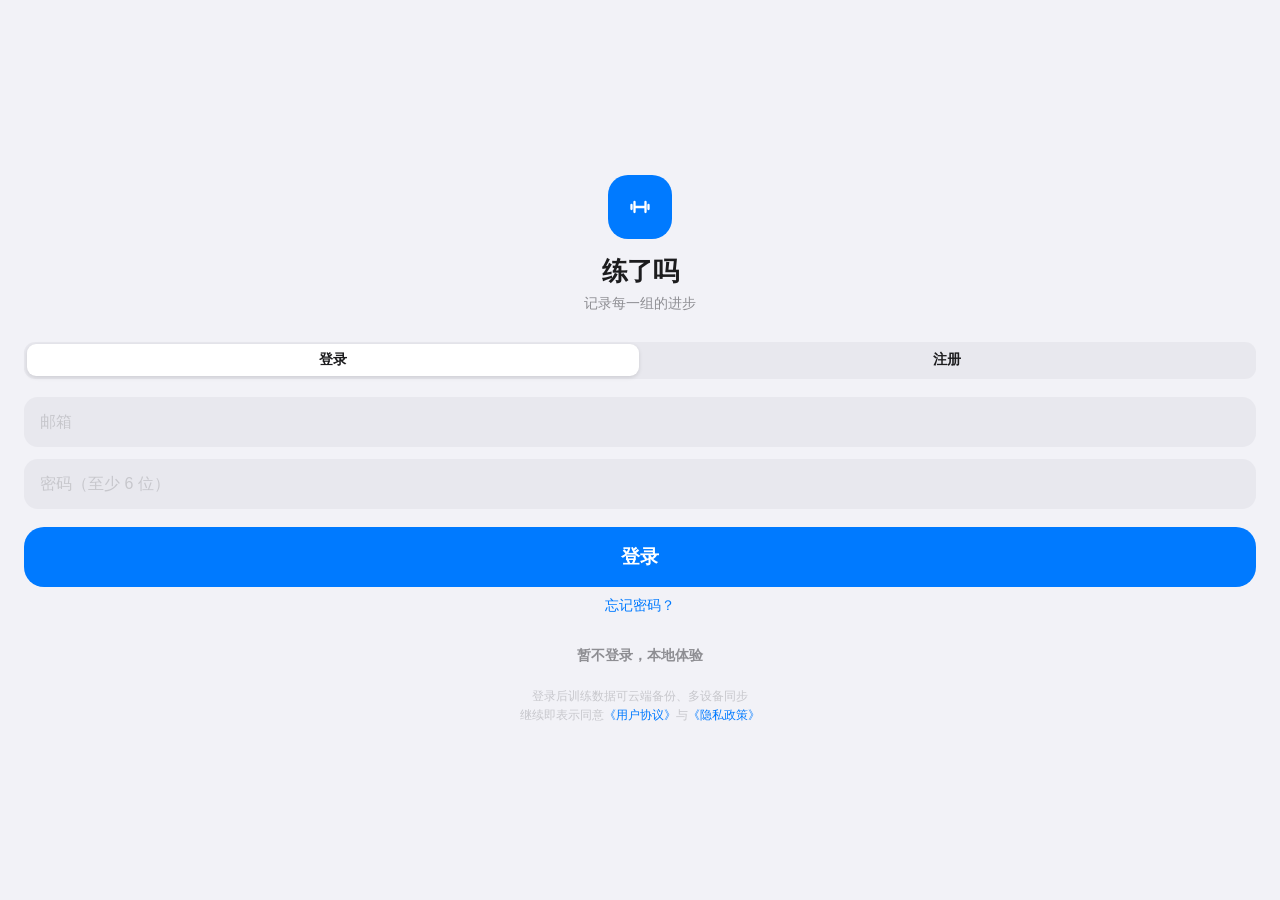
<file: index.html>
<!DOCTYPE html>
<html lang="zh-CN">
<head>
<meta charset="UTF-8">
<meta name="viewport" content="width=device-width, initial-scale=1, maximum-scale=1, user-scalable=no, viewport-fit=cover">
<meta name="apple-mobile-web-app-capable" content="yes">
<meta name="apple-mobile-web-app-status-bar-style" content="black-translucent">
<meta name="apple-mobile-web-app-title" content="练了吗">
<meta name="theme-color" content="#f2f2f7" media="(prefers-color-scheme: light)">
<meta name="theme-color" content="#000000" media="(prefers-color-scheme: dark)">
<title>练了吗</title>
<link rel="manifest" href="manifest.webmanifest">
<link rel="apple-touch-icon" href="icons/apple-touch-icon.png">
<!-- iOS 启动图：尺寸必须与机型精确匹配，否则会拉伸或干脆不显示 -->
<link rel="apple-touch-startup-image" href="icons/splash/1320x2868.png" media="(device-width:440px) and (device-height:956px) and (-webkit-device-pixel-ratio:3)">
<link rel="apple-touch-startup-image" href="icons/splash/1206x2622.png" media="(device-width:402px) and (device-height:874px) and (-webkit-device-pixel-ratio:3)">
<link rel="apple-touch-startup-image" href="icons/splash/1290x2796.png" media="(device-width:430px) and (device-height:932px) and (-webkit-device-pixel-ratio:3)">
<link rel="apple-touch-startup-image" href="icons/splash/1179x2556.png" media="(device-width:393px) and (device-height:852px) and (-webkit-device-pixel-ratio:3)">
<link rel="apple-touch-startup-image" href="icons/splash/1170x2532.png" media="(device-width:390px) and (device-height:844px) and (-webkit-device-pixel-ratio:3)">
<link rel="apple-touch-startup-image" href="icons/splash/1284x2778.png" media="(device-width:428px) and (device-height:926px) and (-webkit-device-pixel-ratio:3)">
<link rel="apple-touch-startup-image" href="icons/splash/1125x2436.png" media="(device-width:375px) and (device-height:812px) and (-webkit-device-pixel-ratio:3)">
<link rel="apple-touch-startup-image" href="icons/splash/828x1792.png" media="(device-width:414px) and (device-height:896px) and (-webkit-device-pixel-ratio:2)">
<link rel="apple-touch-startup-image" href="icons/splash/1242x2688.png" media="(device-width:414px) and (device-height:896px) and (-webkit-device-pixel-ratio:3)">
<link rel="apple-touch-startup-image" href="icons/splash/750x1334.png" media="(device-width:375px) and (device-height:667px) and (-webkit-device-pixel-ratio:2)">
<link rel="apple-touch-startup-image" href="icons/splash/1242x2208.png" media="(device-width:414px) and (device-height:736px) and (-webkit-device-pixel-ratio:3)">
<link rel="apple-touch-startup-image" href="icons/splash/640x1136.png" media="(device-width:320px) and (device-height:568px) and (-webkit-device-pixel-ratio:2)">
<link rel="icon" href="icons/icon-192.png">
<link rel="stylesheet" href="css/styles.css">
<style>
/* 启动占位：系统启动图之后、首屏渲染之前的那一小段，别让用户看见白屏。
   必须内联——等外部 CSS 加载完再显示就迟了。 */
#boot{position:fixed;inset:0;z-index:9999;background:#f2f2f7;display:flex;align-items:center;justify-content:center;animation:bootFade .35s ease 3s forwards}
#boot img{width:104px;height:104px;border-radius:24px;display:block}
#boot.gone{opacity:0;transition:opacity .3s ease;pointer-events:none}
@keyframes bootFade{to{opacity:0;visibility:hidden}}
@media (prefers-color-scheme:dark){#boot{background:#000}}
</style>
</head>
<body>
<div id="boot"><img src="icons/icon-192.png" alt=""></div>
<div id="app">

  <!-- ======== 主界面（四个 Tab） ======== -->
  <main id="screens">

    <!-- 今天 -->
    <section class="screen" id="screen-today">
      <header class="nav">
        <h1 class="large-title">练了吗</h1>
        <!-- 小宠物暂缓上线：小灰觉得还不够可爱。想恢复就把 js/pet.js 的引用和上面那行 div 加回来 -->
      </header>
      <div id="today-content"></div>
    </section>

    <!-- 动作库 -->
    <section class="screen" id="screen-exercises">
      <header class="nav">
        <h1 class="large-title">动作库</h1>
        <span class="nav-right">
          <button class="nav-text" data-act="reset-exercises">重置</button>
          <button class="nav-btn" id="btn-add-exercise" data-icon="plus" aria-label="自定义动作"></button>
        </span>
      </header>
      <div class="search-bar">
        <span class="search-ico" data-icon="search"></span>
        <input id="exercise-search" type="search" placeholder="搜索动作" autocomplete="off">
      </div>
      <div class="chips" id="category-chips"></div>
      <p class="ex-order-hint" id="ex-order-hint"></p>
      <div id="exercise-list"></div>
    </section>

    <!-- 我的 -->
    <section class="screen" id="screen-me">
      <header class="nav">
        <h1 class="large-title">我的</h1>
      </header>
      <div id="me-content"></div>
    </section>
  </main>

  <!-- ======== 底部 Tab 栏 ======== -->
  <nav id="tabbar">
    <button class="tab active" data-tab="today"><span class="tab-ico" data-icon="calendar"></span>今天</button>
    <button class="tab" data-tab="exercises"><span class="tab-ico" data-icon="dumbbell"></span>动作</button>
    <button class="tab" data-tab="me"><span class="tab-ico" data-icon="user"></span>我的</button>
  </nav>

  <!-- ======== 全部历史（从今天页进入；z-index 低于 sub-view，点开训练详情时详情盖在它上面） ======== -->
  <div class="overlay" id="history-view" style="z-index:49">
    <header class="overlay-nav">
      <button class="text-btn primary" id="history-back">返回</button>
      <div class="overlay-title">全部历史</div>
      <span class="nav-spacer"></span>
    </header>
    <div class="overlay-body" id="history-body"></div>
  </div>

  <!-- ======== 计划编辑（与训练页同一套布局：返回 / 可编辑标题 / 右上保存 / 底部固定按钮） ======== -->
  <div class="overlay" id="plan-view" style="z-index:52">
    <header class="overlay-nav">
      <button class="text-btn primary" id="plan-back">返回</button>
      <div class="overlay-title">
        <input id="plan-name" type="text" maxlength="20" placeholder="计划名称，如：背部 · 增肌">
      </div>
      <button class="text-btn primary" id="plan-save">保存</button>
    </header>
    <div class="workout-meta">
      <span class="wm-vol" id="plan-summary">0 个动作</span>
      <span></span>
      <span></span>
    </div>
    <div class="overlay-body" id="plan-body"></div>
    <div class="workout-footer">
      <button class="btn ghost big" id="plan-add">+ 添加动作</button>
    </div>
  </div>

  <!-- ======== 训练中全屏界面 ======== -->
  <div class="overlay" id="workout-view">
    <header class="overlay-nav">
      <button class="text-btn primary" id="btn-back-workout">返回</button>
      <div class="overlay-title">
        <input id="workout-name" type="text" maxlength="20" placeholder="训练名称">
      </div>
      <button class="text-btn primary" id="btn-finish-workout">完成</button>
    </header>
    <div class="workout-meta">
      <span class="wm-vol" id="workout-volume">容量 0 kg</span>
      <span class="wm-last" id="workout-last"><small>上组完成</small><b id="last-set-time">--:--</b></span>
      <button class="nav-btn wm-settings" id="btn-workout-settings" data-icon="sliders" aria-label="训练设置"></button>
    </div>
    <div class="overlay-body" id="workout-body"></div>
    <div class="workout-footer">
      <button class="btn ghost" id="btn-add-exercise-to-workout"><span data-icon="plus"></span>添加动作</button>
    </div>
  </div>

  <!-- ======== 训练详情 / 设置 等全屏子界面 ======== -->
  <div class="overlay" id="sub-view">
    <header class="overlay-nav">
      <button class="text-btn primary" id="sub-back">返回</button>
      <div class="overlay-title" id="sub-title"></div>
      <div class="nav-btn-placeholder"></div>
    </header>
    <div class="overlay-body" id="sub-body"></div>
  </div>

  <!-- ======== 头像裁剪（上传前确认范围） ======== -->
  <div class="overlay crop-overlay" id="crop-view" style="z-index:62">
    <header class="overlay-nav">
      <button class="text-btn" id="crop-cancel">取消</button>
      <div class="overlay-title">调整头像</div>
      <button class="text-btn primary" id="crop-ok">使用</button>
    </header>
    <div class="crop-wrap">
      <div class="crop-stage" id="crop-stage">
        <img id="crop-img" alt="">
        <div class="crop-ring"></div>
      </div>
      <p class="crop-tip">拖动图片调整位置 · 拖动下方滑块缩放</p>
      <input class="crop-zoom" id="crop-zoom" type="range" min="1" max="3" step="0.01" value="1">
    </div>
  </div>

  <!-- ======== 设置新密码（邮箱重置链接回来） ======== -->
  <div class="overlay" id="reset-view" style="z-index:75">
    <div class="auth-wrap">
      <div class="auth-brand">
        <span class="auth-logo" data-icon="lock"></span>
        <h1>设置新密码</h1>
        <p id="reset-subtitle">设置一个新密码</p>
      </div>
      <input class="auth-input" id="reset-password" type="password" placeholder="新密码（至少 6 位）" autocomplete="new-password">
      <input class="auth-input" id="reset-password2" type="password" placeholder="再输一次新密码" autocomplete="new-password">
      <div class="auth-error" id="reset-error"></div>
      <button class="btn big" id="reset-submit">保存新密码</button>
      <button class="auth-skip" id="reset-cancel">取消，返回登录</button>
    </div>
  </div>

  <!-- ======== 登录 / 注册全屏界面 ======== -->
  <div class="overlay" id="auth-view" style="z-index:60">
    <div class="auth-wrap">
      <div class="auth-brand">
        <span class="auth-logo" data-icon="dumbbell"></span>
        <h1>练了吗</h1>
        <p>记录每一组的进步</p>
      </div>
      <div class="seg" id="auth-tabs">
        <button class="active" data-auth-tab="login">登录</button>
        <button data-auth-tab="register">注册</button>
      </div>
      <input class="auth-input" id="auth-email" type="email" placeholder="邮箱" autocomplete="email" inputmode="email">
      <input class="auth-input" id="auth-password" type="password" placeholder="密码（至少 6 位）" autocomplete="new-password">
      <input class="auth-input" id="auth-password2" type="password" placeholder="再输一次密码" autocomplete="new-password" style="display:none">
      <input class="auth-input" id="auth-nickname" type="text" placeholder="昵称（选填）" maxlength="16" style="display:none">
      <div class="auth-error" id="auth-error"></div>
      <button class="btn big" id="auth-submit">登录</button>
      <div class="auth-links">
        <button class="auth-link" id="auth-forgot">忘记密码？</button>
      </div>
      <button class="auth-skip" id="auth-skip">暂不登录，本地体验</button>
      <p class="auth-note">登录后训练数据可云端备份、多设备同步<br>
        继续即表示同意<a href="legal.html#terms" target="_blank">《用户协议》</a>与<a href="legal.html#privacy" target="_blank">《隐私政策》</a></p>
    </div>
  </div>

  <!-- ======== 分享长图预览（iOS 上长按图片保存） ======== -->
  <div class="overlay share-overlay" id="share-view" style="z-index:78">
    <div class="share-bar">
      <span class="share-title">分享长图</span>
      <button class="nav-btn" id="share-close" data-icon="xmark" aria-label="关闭"></button>
    </div>
    <div class="share-body">
      <img id="share-img" alt="训练记录长图">
      <p class="share-tip">长按图片即可保存到相册或转发给朋友</p>
    </div>
  </div>

  <!-- ======== 底部弹出层 ======== -->
  <div class="sheet-backdrop" id="sheet-backdrop"></div>
  <div class="sheet" id="sheet"><div class="sheet-handle"></div><div id="sheet-content"></div></div>

  <!-- ======== 自定义确认框 ======== -->
  <div class="alert-backdrop" id="alert-backdrop">
    <div class="alert">
      <div class="alert-title" id="alert-title"></div>
      <div class="alert-msg" id="alert-msg"></div>
      <div class="alert-actions">
        <button class="alert-btn" id="alert-cancel"></button>
        <button class="alert-btn primary" id="alert-ok"></button>
      </div>
    </div>
  </div>

  <!-- ======== 更新结果（下拉更新后弹出） ======== -->
  <div class="alert-backdrop" id="upd-backdrop">
    <div class="alert upd-alert">
      <div class="upd-head">
        <span class="upd-ico" id="upd-ico">✓</span>
        <div class="upd-text">
          <div class="upd-title" id="upd-title"></div>
          <div class="upd-sub" id="upd-sub"></div>
        </div>
      </div>
      <ul class="upd-list" id="upd-list"></ul>
      <button class="alert-btn primary upd-ok" id="upd-ok">知道了</button>
    </div>
  </div>

  <div class="toast" id="toast"></div>
  <input type="file" id="avatar-file" accept="image/*" style="display:none">
</div>

<!-- 下拉更新提示：在页面顶部往下拉时滑出 -->
<div id="pull-hint" aria-hidden="true">
  <span class="ph-ico">↓</span>
  <span class="ph-text">下拉更新版本</span>
</div>

<script src="js/storage.js"></script>
<script src="js/format.js"></script>
<script src="js/charts.js"></script>
<script src="js/vendor/supabase.js"></script>
<script src="js/config.js"></script>
<script src="js/telemetry.js"></script>
<script src="js/cloud.js"></script>
<script src="js/icons.js"></script>
<script src="js/share.js"></script>
<script src="js/calendar.js"></script>
<script src="js/app.js"></script>
<script src="js/changelog.js"></script>
<script src="js/update.js"></script>
</body>
</html>
</file>
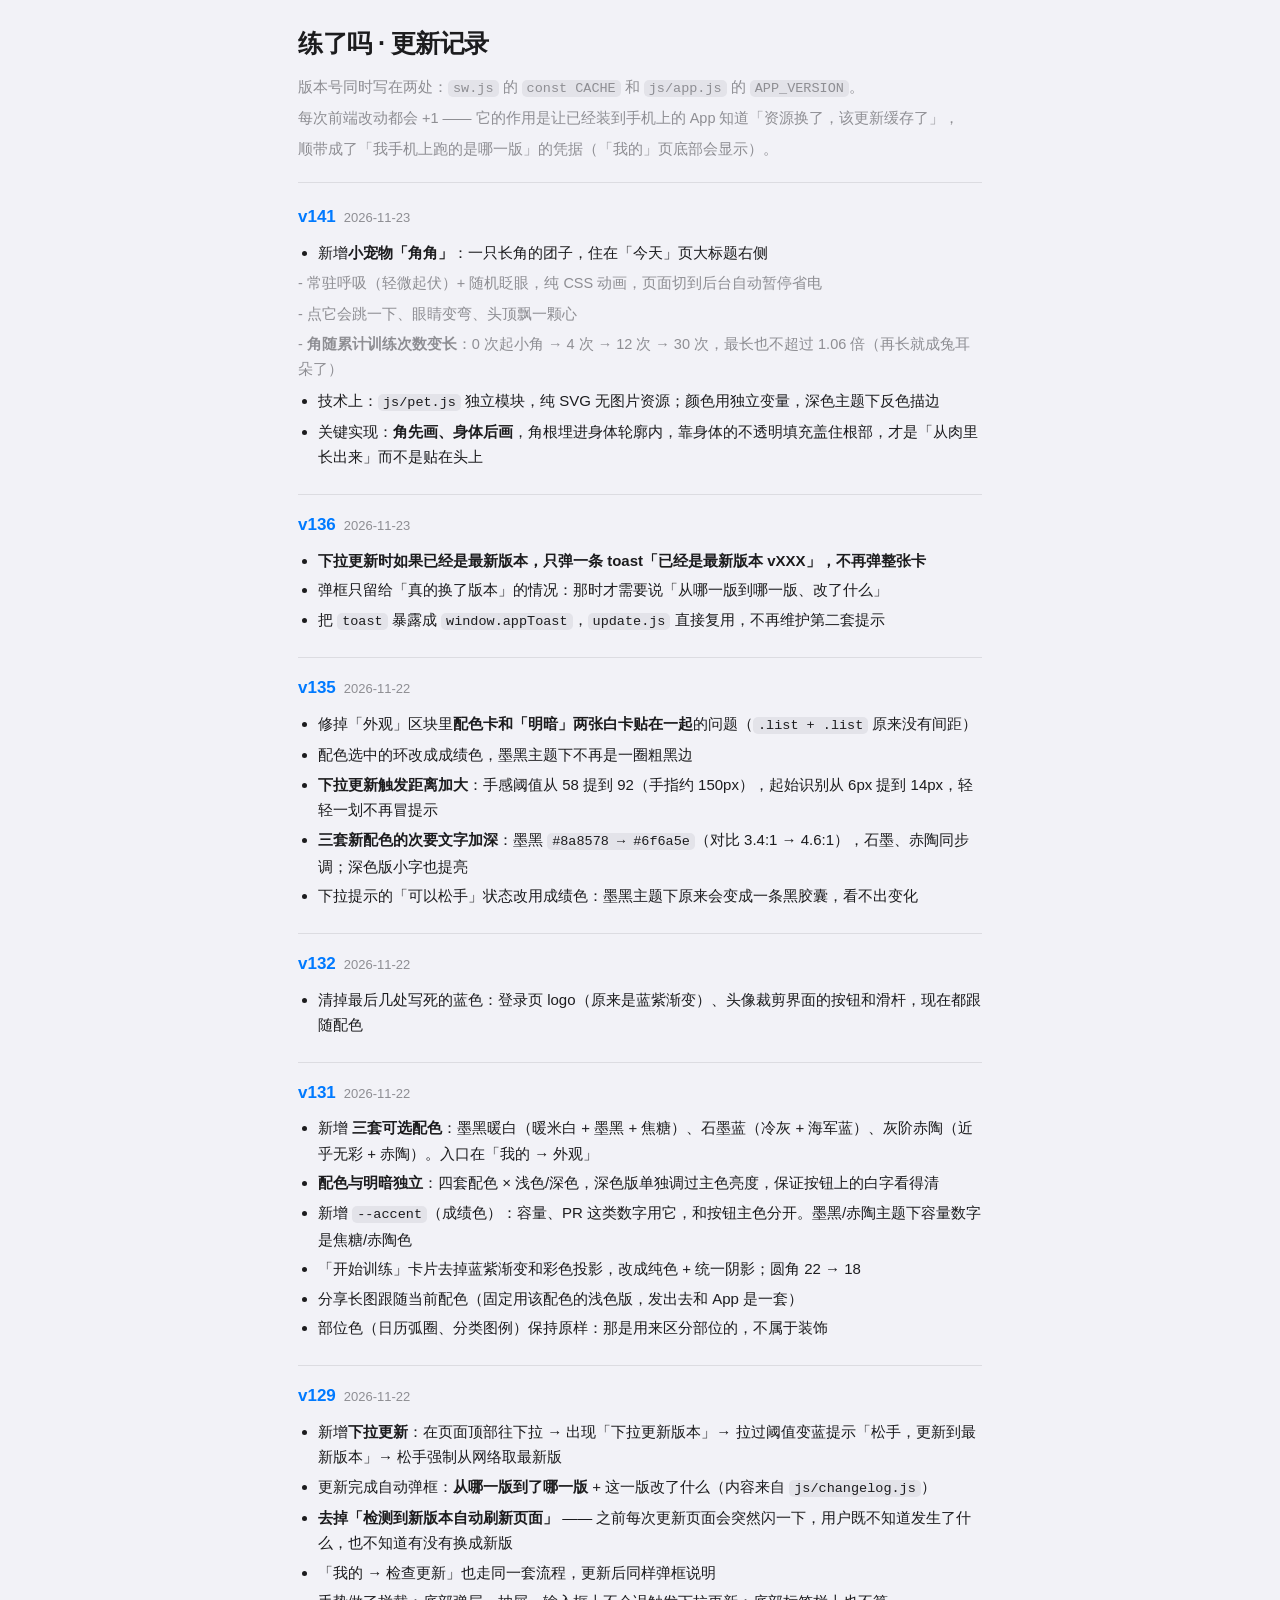
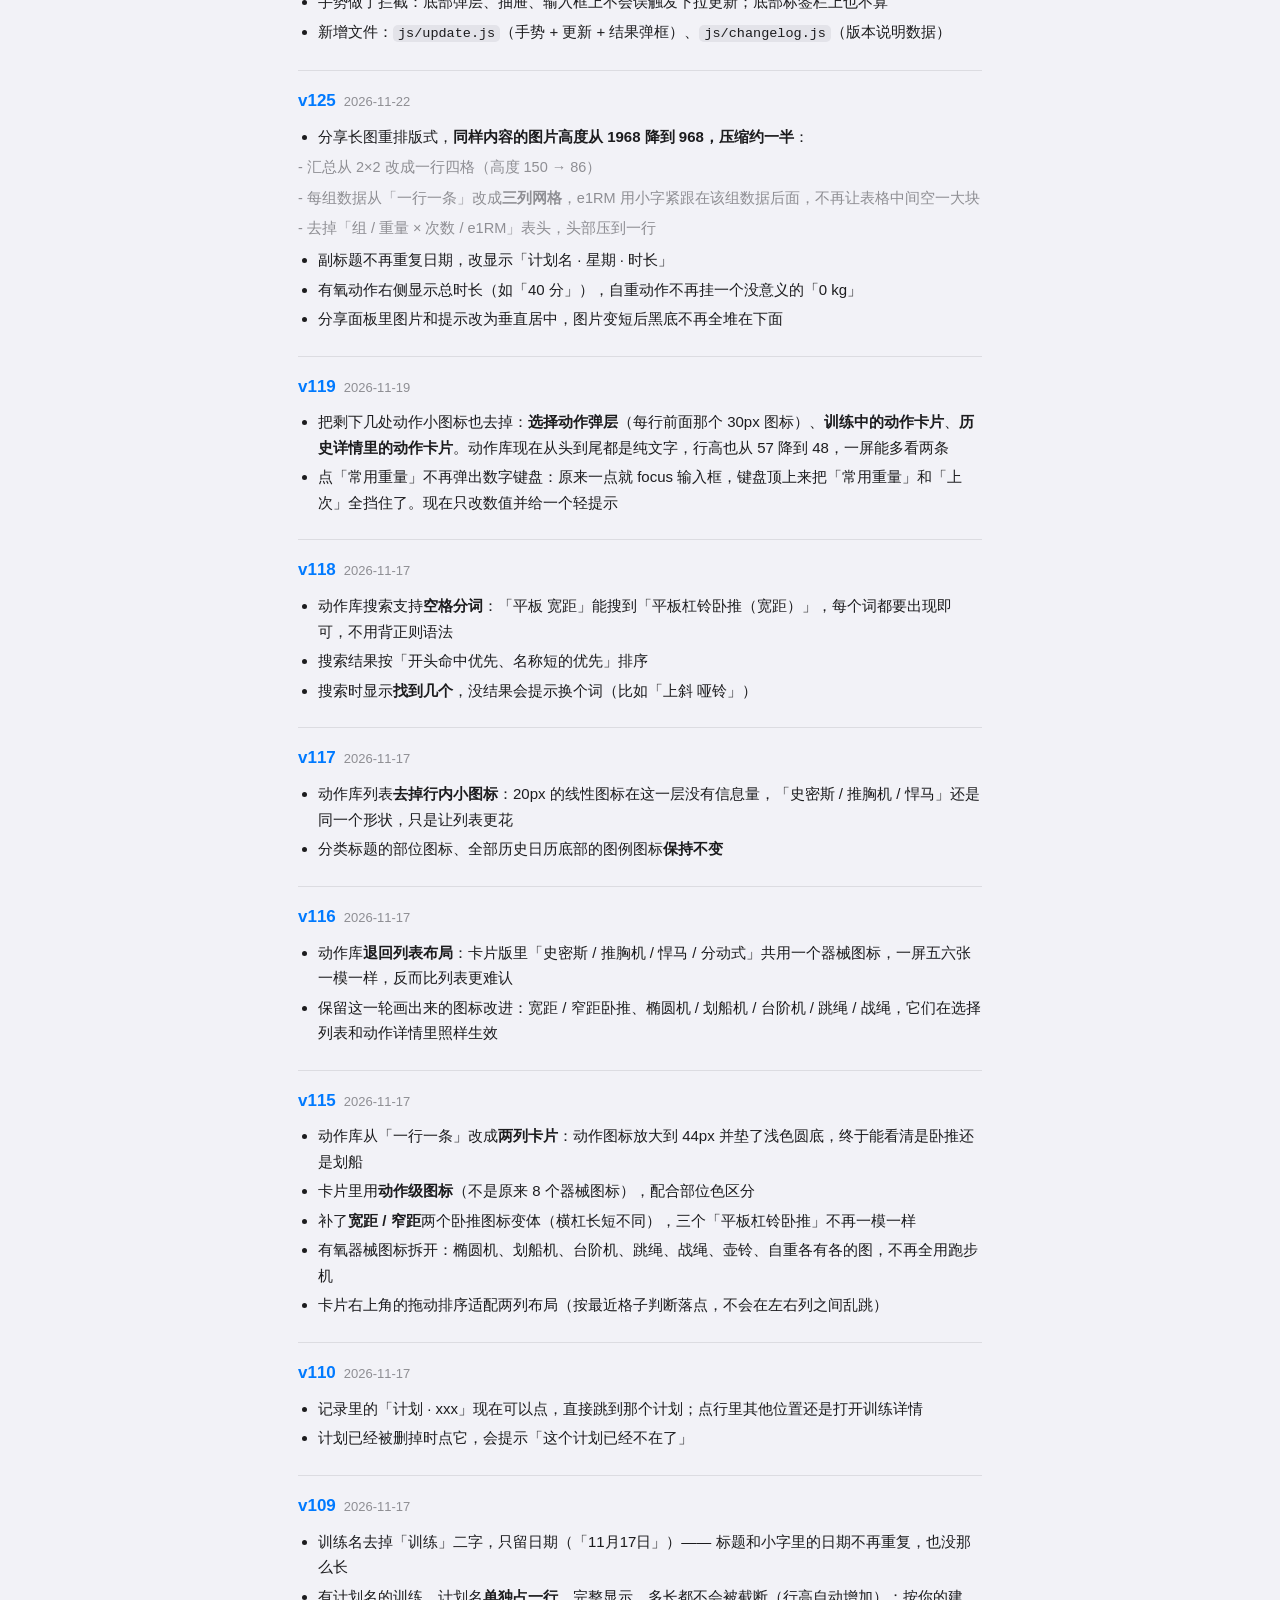
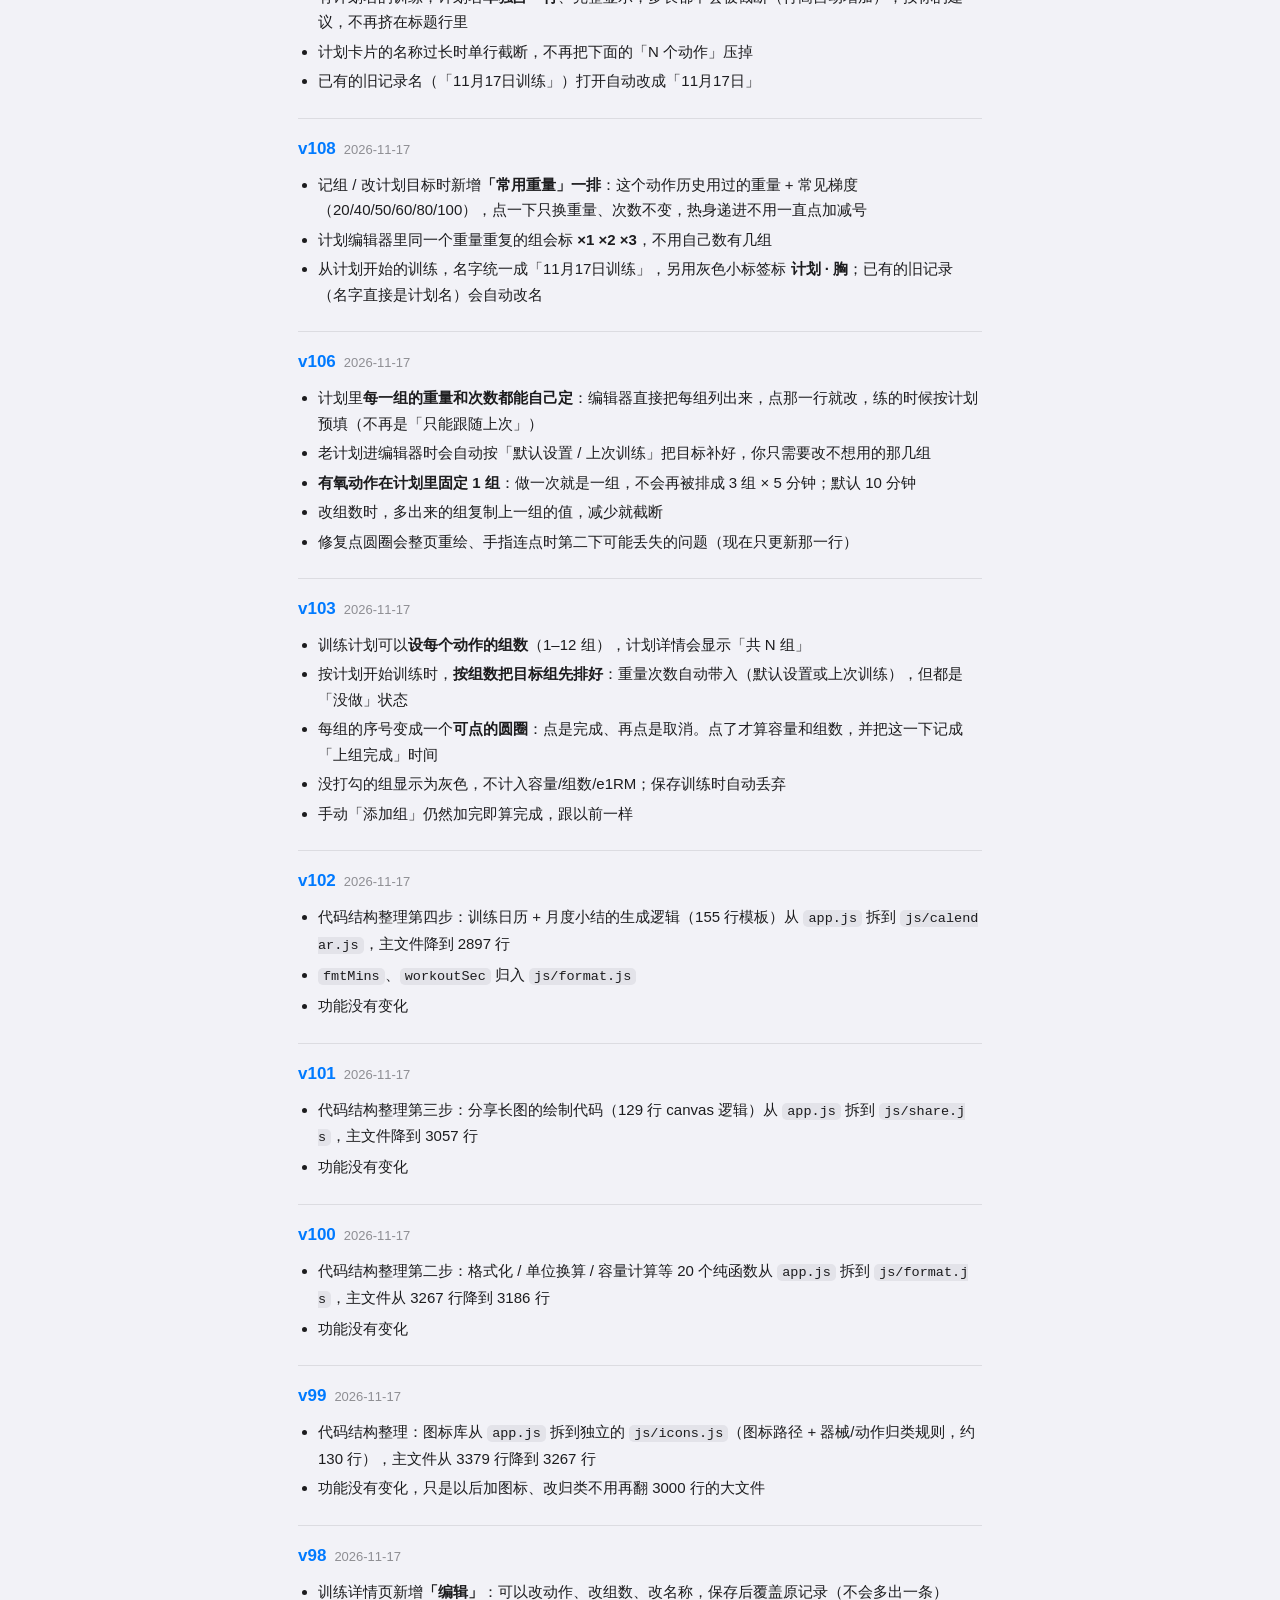
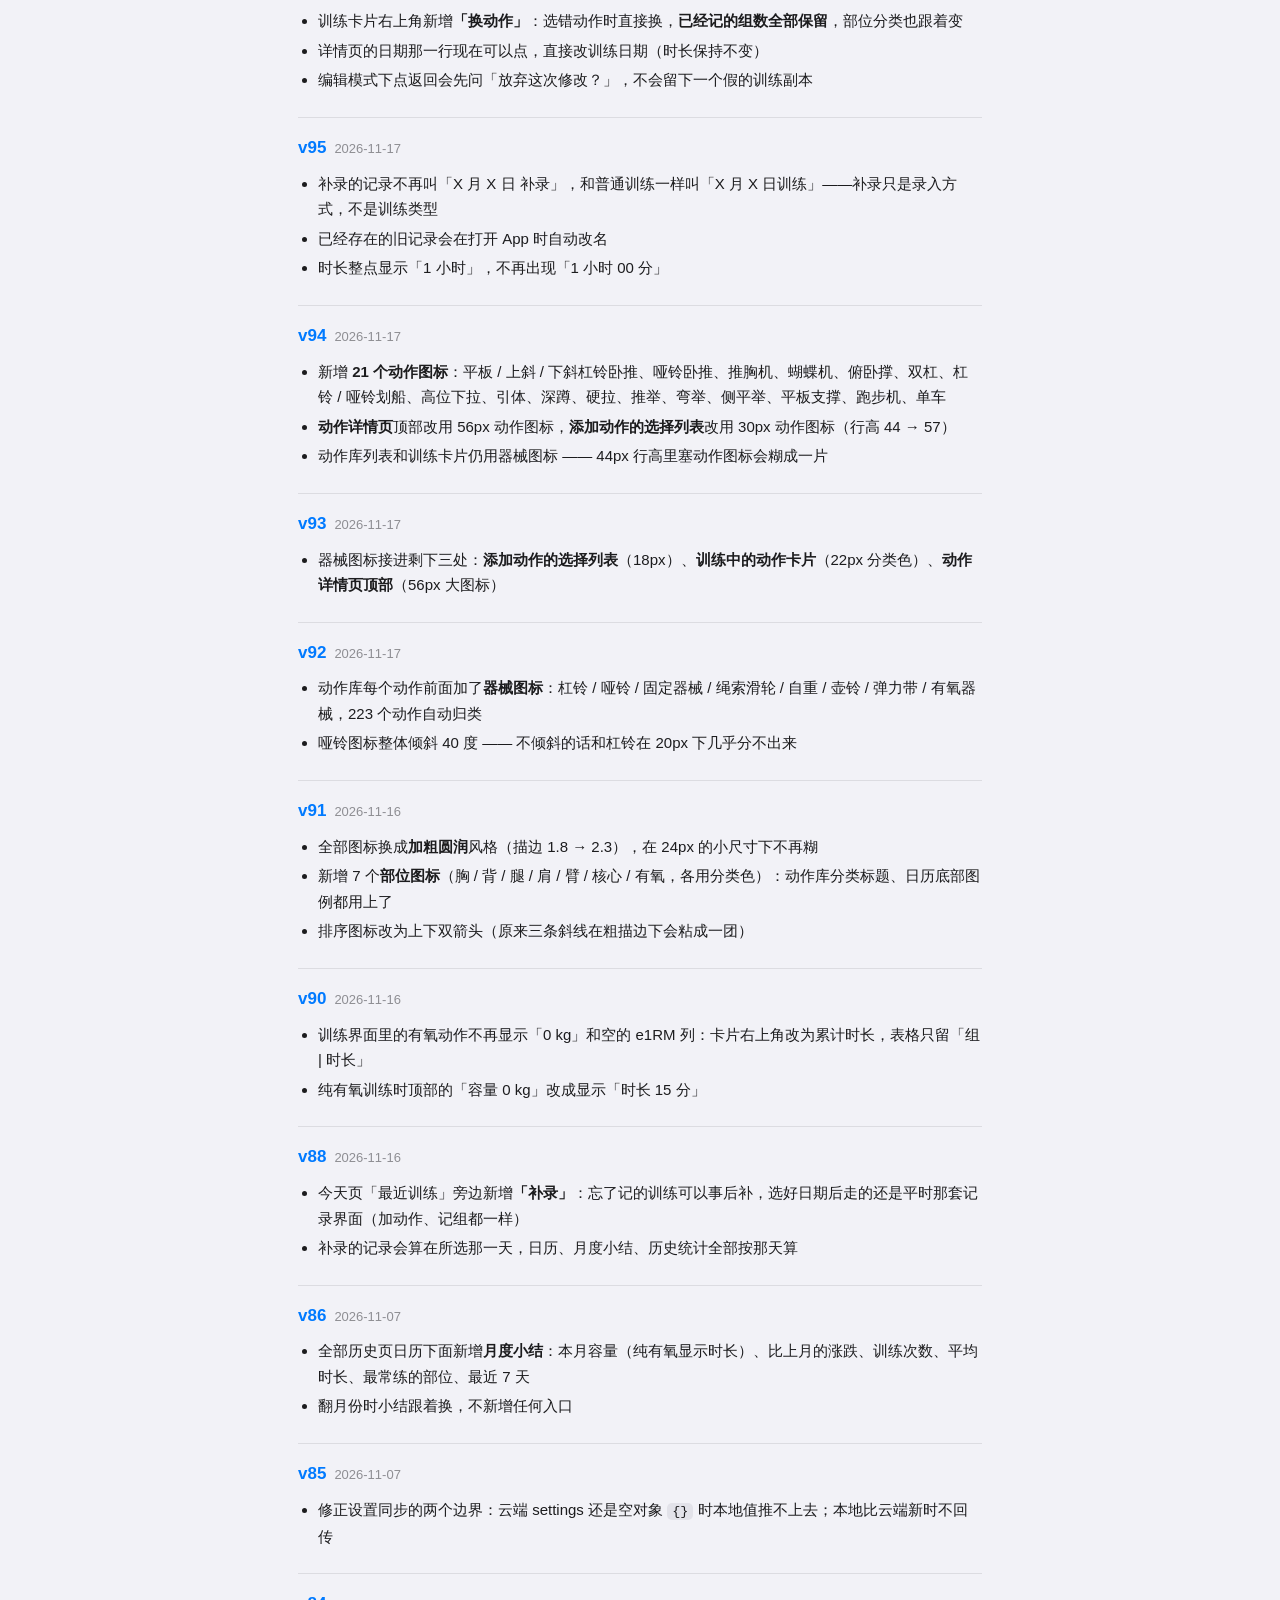
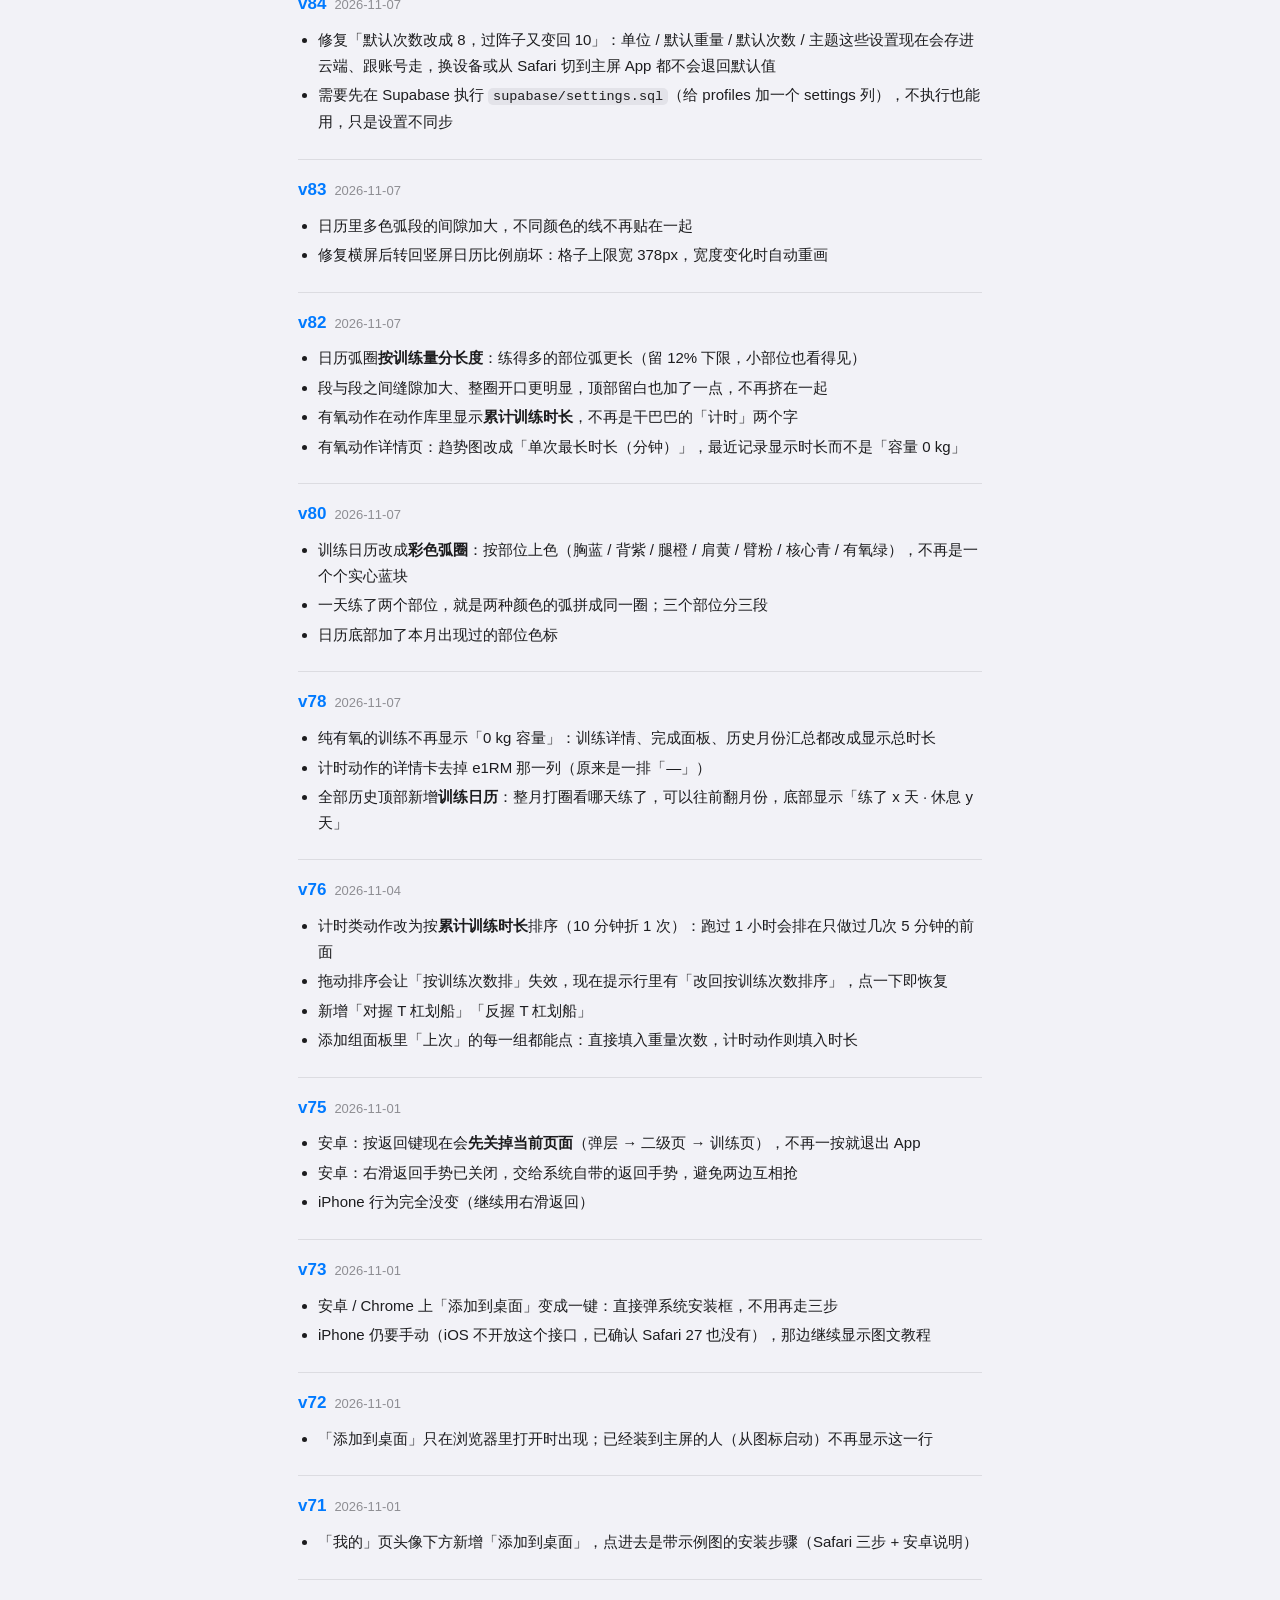
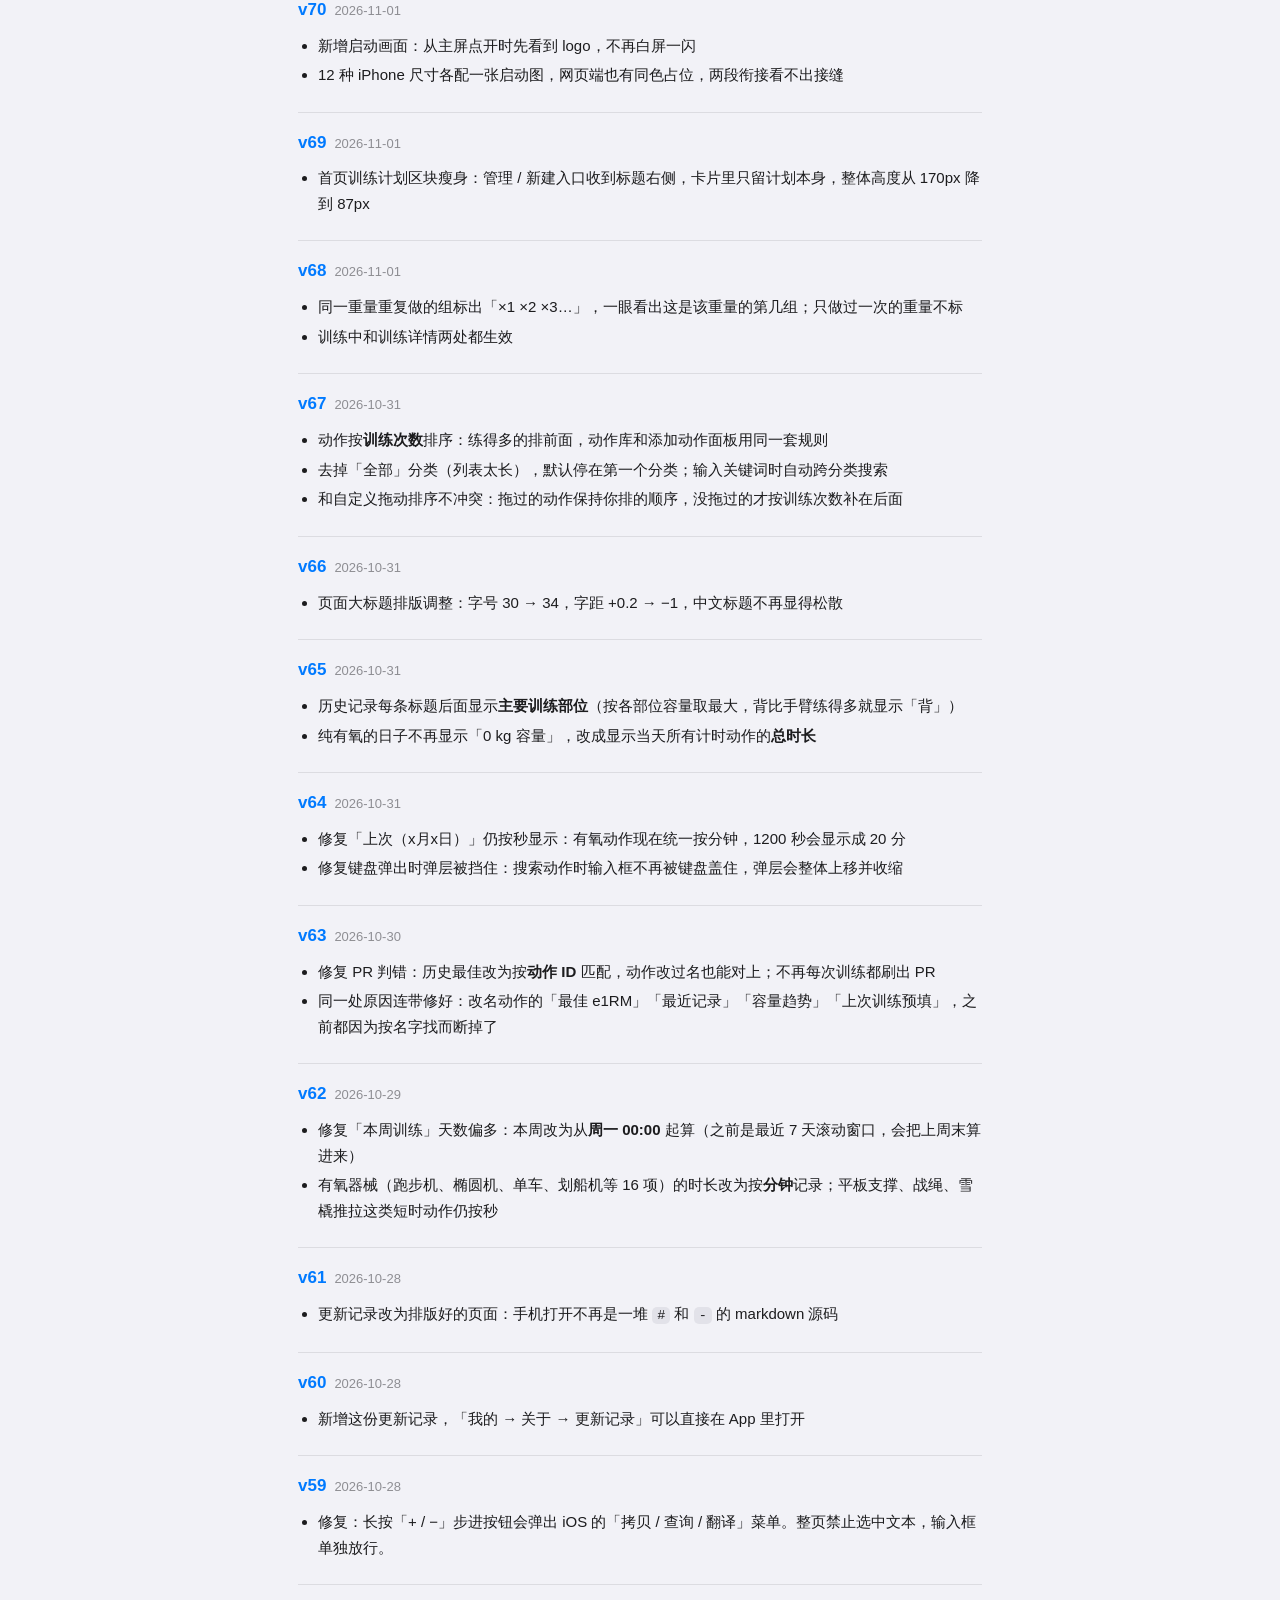
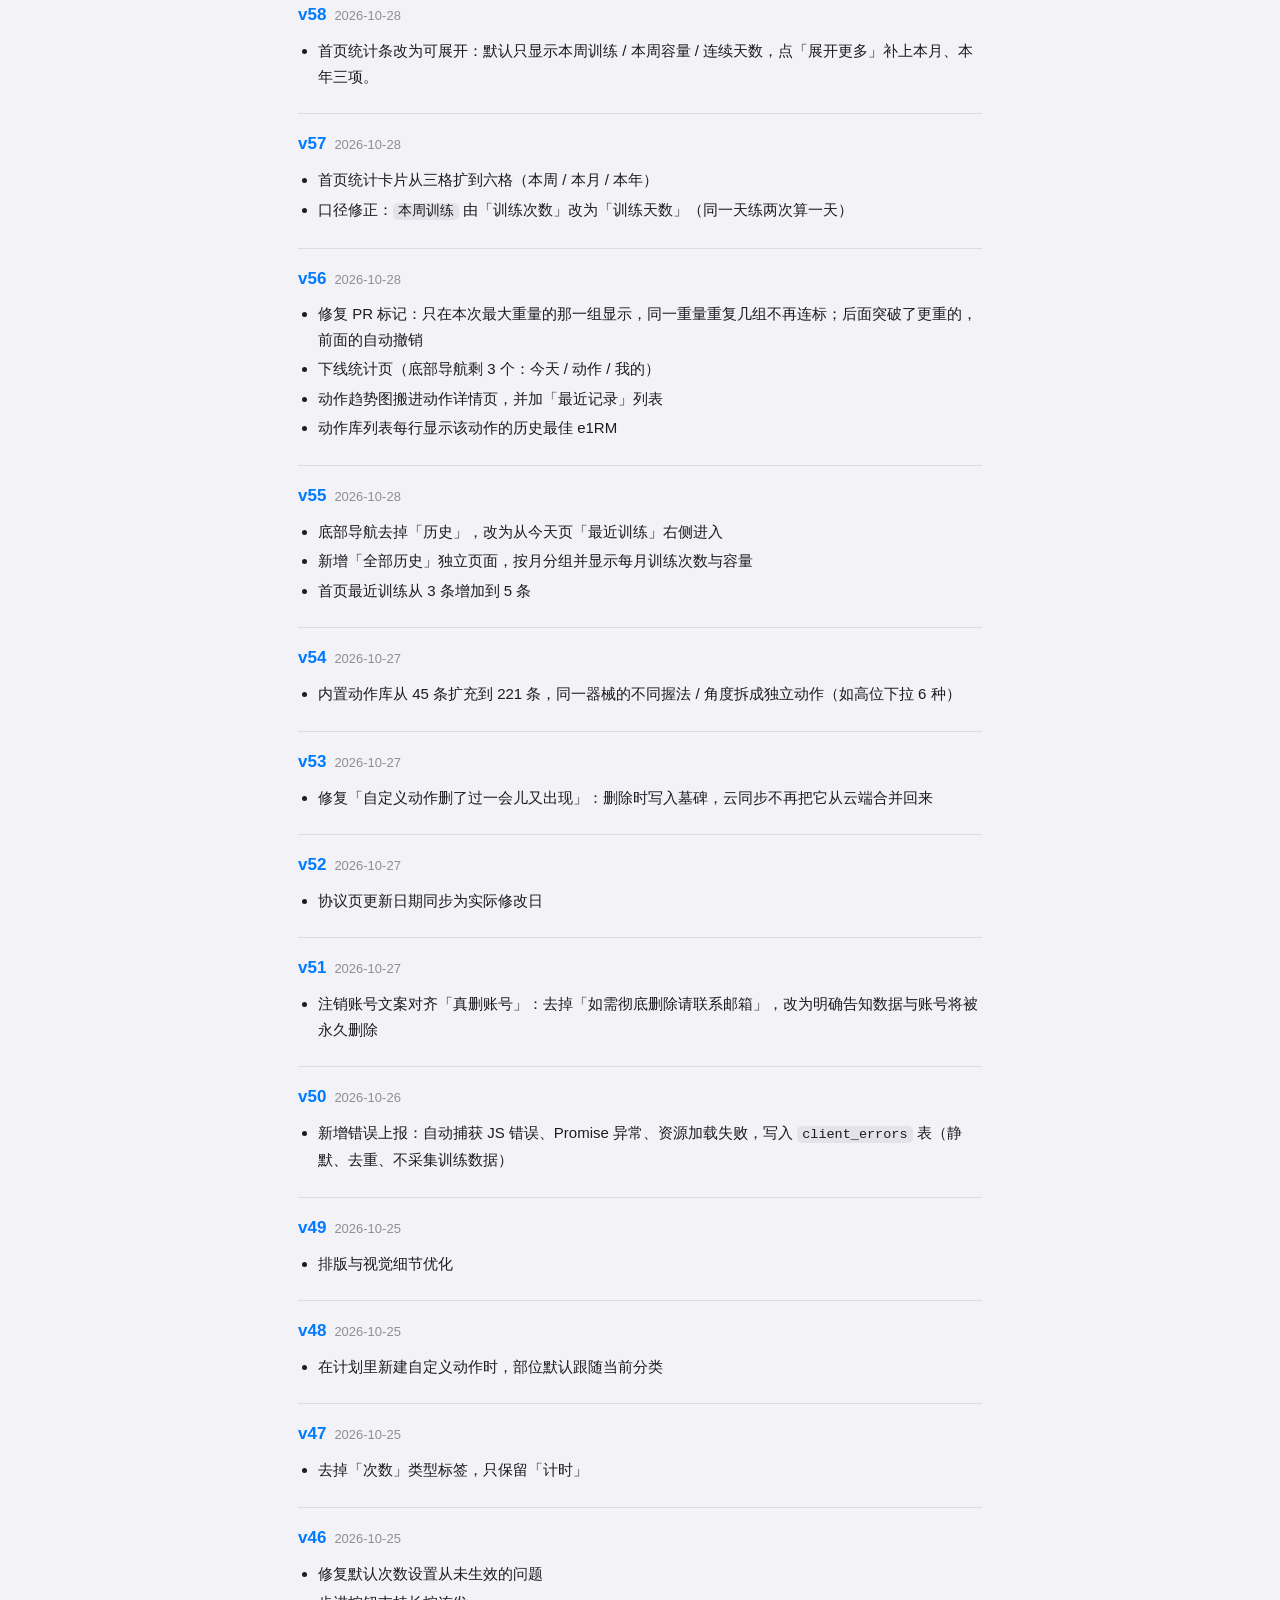
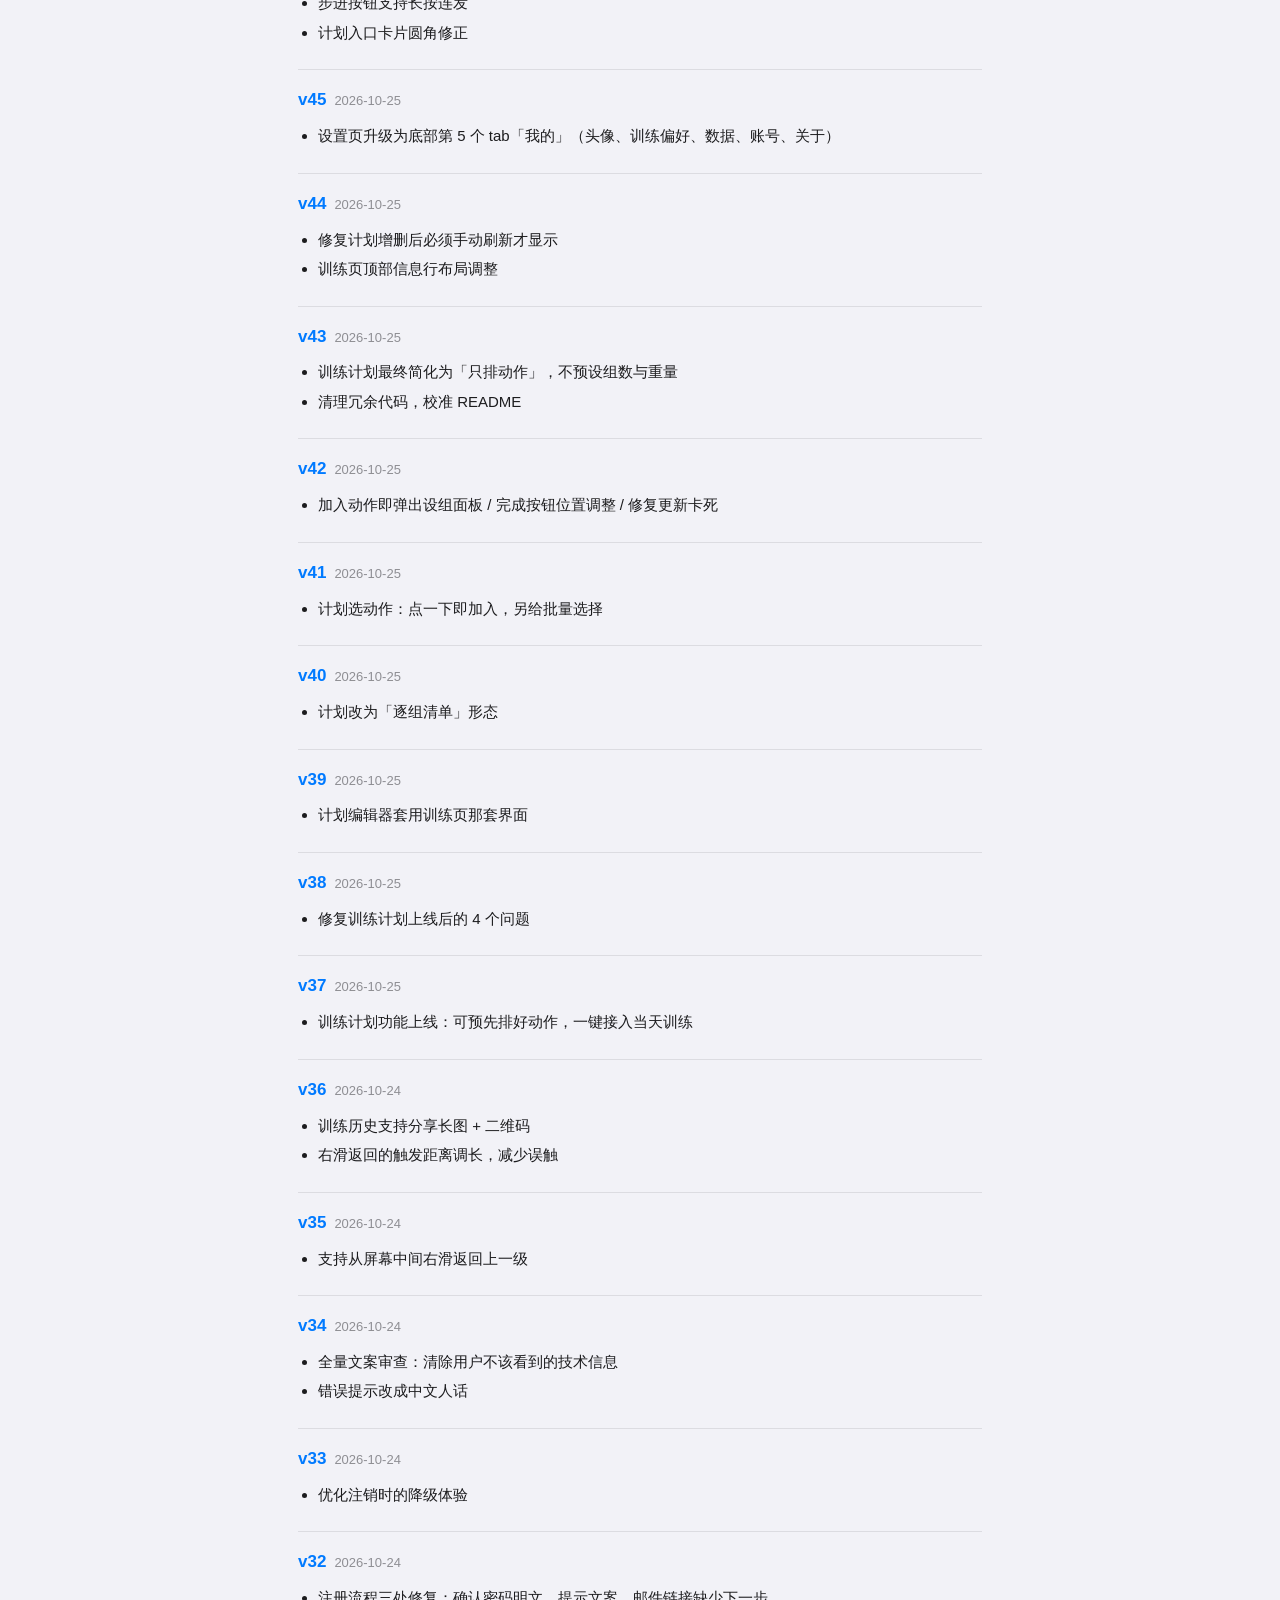
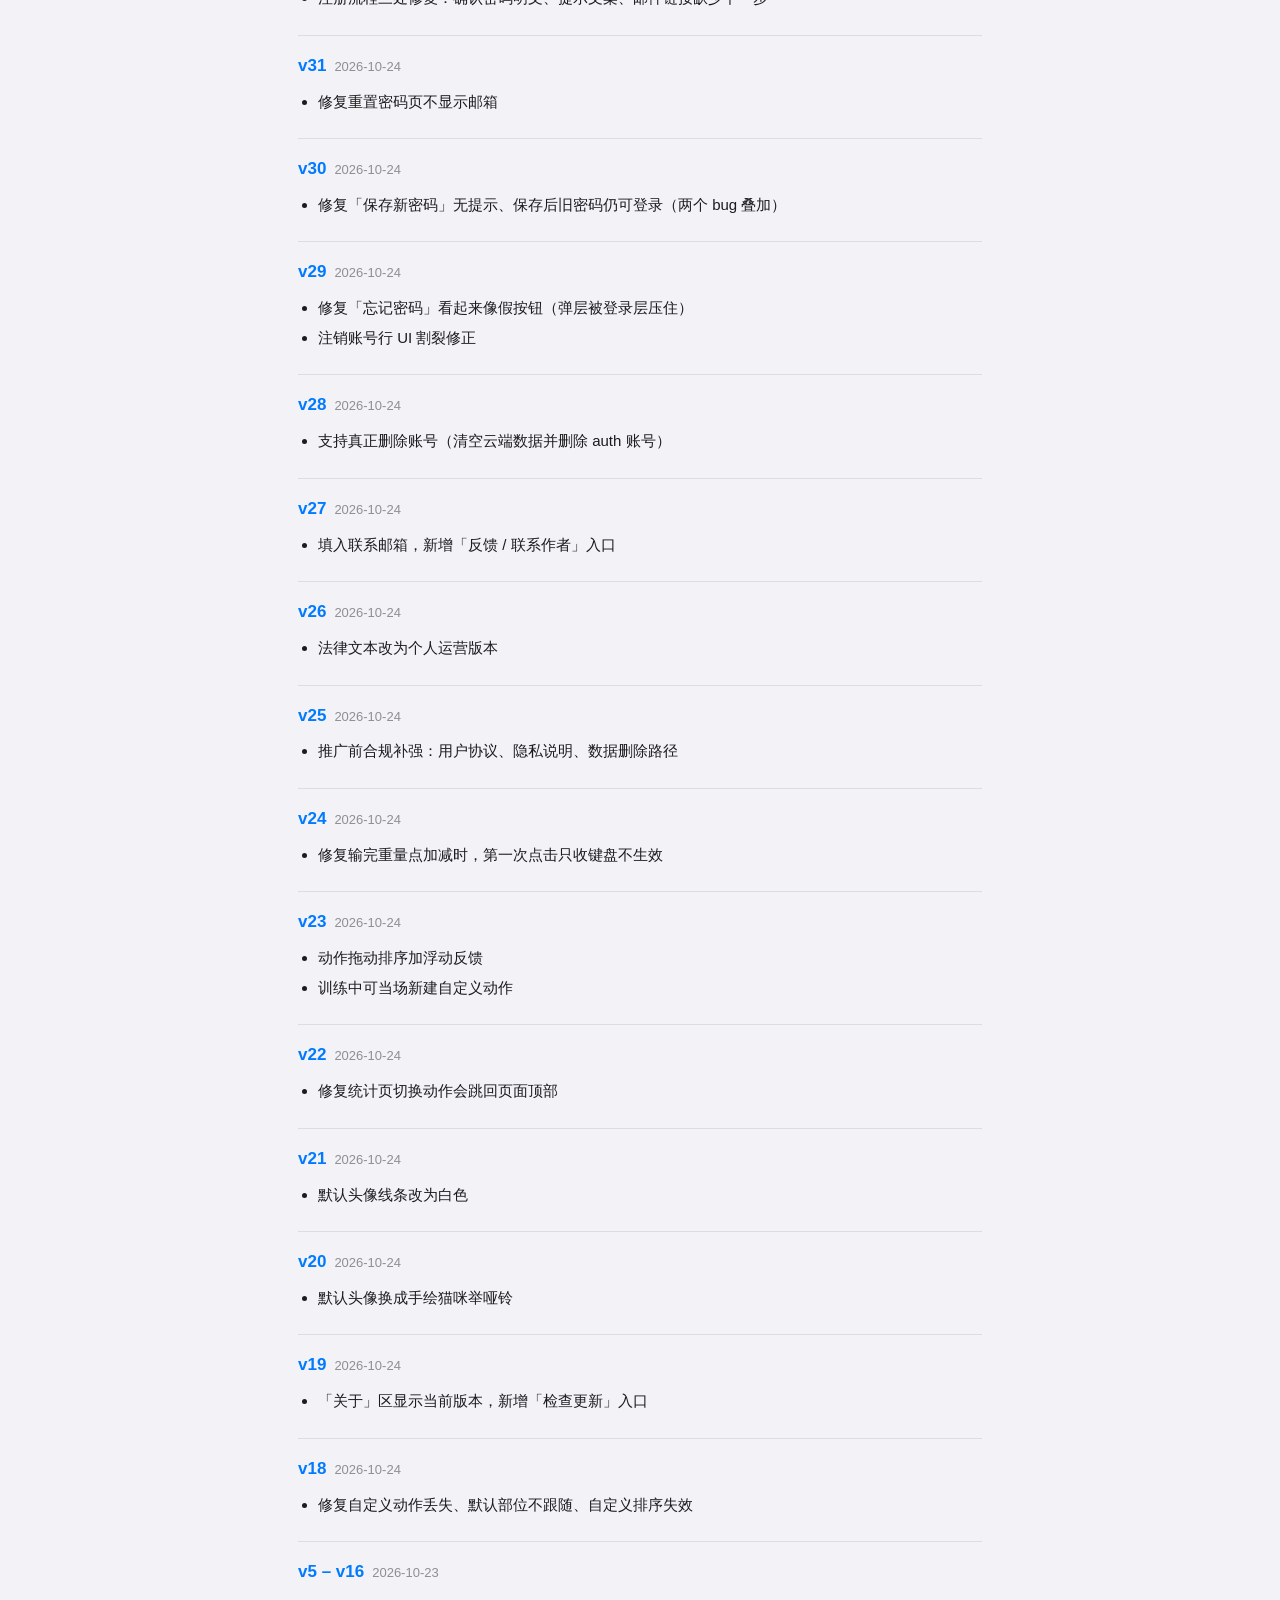
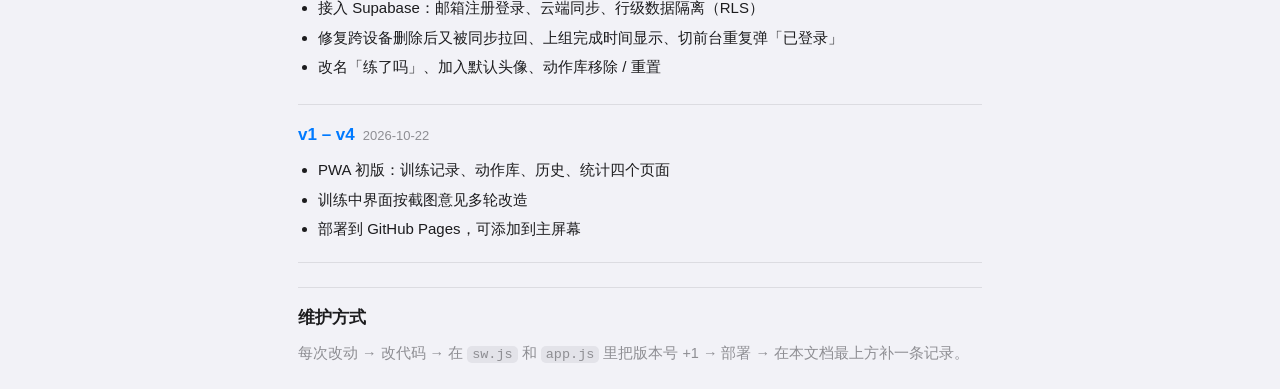
<file: changelog.html>
<!DOCTYPE html>
<html lang="zh-CN">
<head>
<meta charset="UTF-8">
<meta name="viewport" content="width=device-width, initial-scale=1, viewport-fit=cover">
<title>练了吗 · 更新记录</title>
<style>
:root{--bg:#f2f2f7;--text:#1c1c1e;--text2:#8e8e93;--sep:rgba(60,60,67,.12);--blue:#007aff;--code:rgba(118,118,128,.12)}
@media (prefers-color-scheme:dark){:root{--bg:#000;--text:#fff;--text2:#98989f;--sep:rgba(84,84,88,.4);--blue:#0a84ff;--code:rgba(118,118,128,.3)}}
*{margin:0;padding:0;box-sizing:border-box;-webkit-text-size-adjust:none;text-size-adjust:none}
body{background:var(--bg);color:var(--text);font:16px/1.7 -apple-system,BlinkMacSystemFont,"PingFang SC","Helvetica Neue",sans-serif;padding:22px 18px calc(env(safe-area-inset-bottom) + 48px);max-width:720px;margin:0 auto}
h1{font-size:25px;font-weight:800;letter-spacing:-.5px;margin-bottom:10px}
h2.ver{font-size:17px;font-weight:700;display:flex;align-items:baseline;gap:8px;flex-wrap:wrap;margin:24px 0 8px;padding-top:16px;border-top:1px solid var(--sep)}
h2.ver:first-of-type{border-top:none;padding-top:0;margin-top:6px}
h2.ver .v{color:var(--blue);font-variant-numeric:tabular-nums}
h2.ver .d{color:var(--text2);font-size:13px;font-weight:400}
ul{padding-left:20px;margin:0}
li{font-size:15px;margin:4px 0}
p{font-size:14.5px;color:var(--text2);margin:6px 0}
code{font-family:ui-monospace,SFMono-Regular,Menlo,monospace;font-size:13.5px;background:var(--code);border-radius:5px;padding:1px 5px;word-break:break-all}
hr{border:none;border-top:1px solid var(--sep);margin:20px 0}
.err{color:var(--text2);font-size:14px;text-align:center;padding:40px 0}
</style>
</head>
<body>
<div id="doc"><p class="err">加载中…</p></div>
<script>
(function () {
  var box = document.getElementById("doc");
  function esc(s) { return String(s).replace(/&/g, "&amp;").replace(/</g, "&lt;").replace(/>/g, "&gt;"); }
  function inline(s) {
    return esc(s).replace(/`([^`]+)`/g, "<code>$1</code>").replace(/\*\*([^*]+)\*\*/g, "<b>$1</b>");
  }
  // 极简 markdown：只认 # / ## / - / --- / 行内 code 和加粗，够这份文档用
  function render(md) {
    var out = [], inList = false;
    function closeList() { if (inList) { out.push("</ul>"); inList = false; } }
    md.split(/\r?\n/).forEach(function (raw) {
      var line = raw.replace(/\s+$/, "");
      if (/^-{3,}$/.test(line)) { closeList(); out.push("<hr>"); return; }
      var h2 = line.match(/^##\s+(.+)$/);
      if (h2) {
        closeList();
        var t = h2[1];
        var vm = t.match(/^(v[\dv\s–—-]+?)\s*·\s*(.+)$/);
        out.push(vm
          ? '<h2 class="ver"><span class="v">' + esc(vm[1]) + '</span><span class="d">' + esc(vm[2]) + "</span></h2>"
          : '<h2 class="ver">' + inline(t) + "</h2>");
        return;
      }
      if (/^#\s+/.test(line)) { closeList(); out.push("<h1>" + inline(line.replace(/^#\s+/, "")) + "</h1>"); return; }
      if (/^-\s+/.test(line)) {
        if (!inList) { out.push("<ul>"); inList = true; }
        out.push("<li>" + inline(line.replace(/^-\s+/, "")) + "</li>");
        return;
      }
      if (!line) { closeList(); return; }
      closeList();
      out.push("<p>" + inline(line) + "</p>");
    });
    closeList();
    return out.join("");
  }
  fetch("CHANGELOG.md", { cache: "no-cache" })
    .then(function (r) { if (!r.ok) throw new Error("bad status"); return r.text(); })
    .then(function (md) { box.innerHTML = render(md); })
    .catch(function () {
      box.innerHTML = '<p class="err">记录读取失败，请联网后重新打开。</p>';
    });
})();
</script>
</body>
</html>
</file>
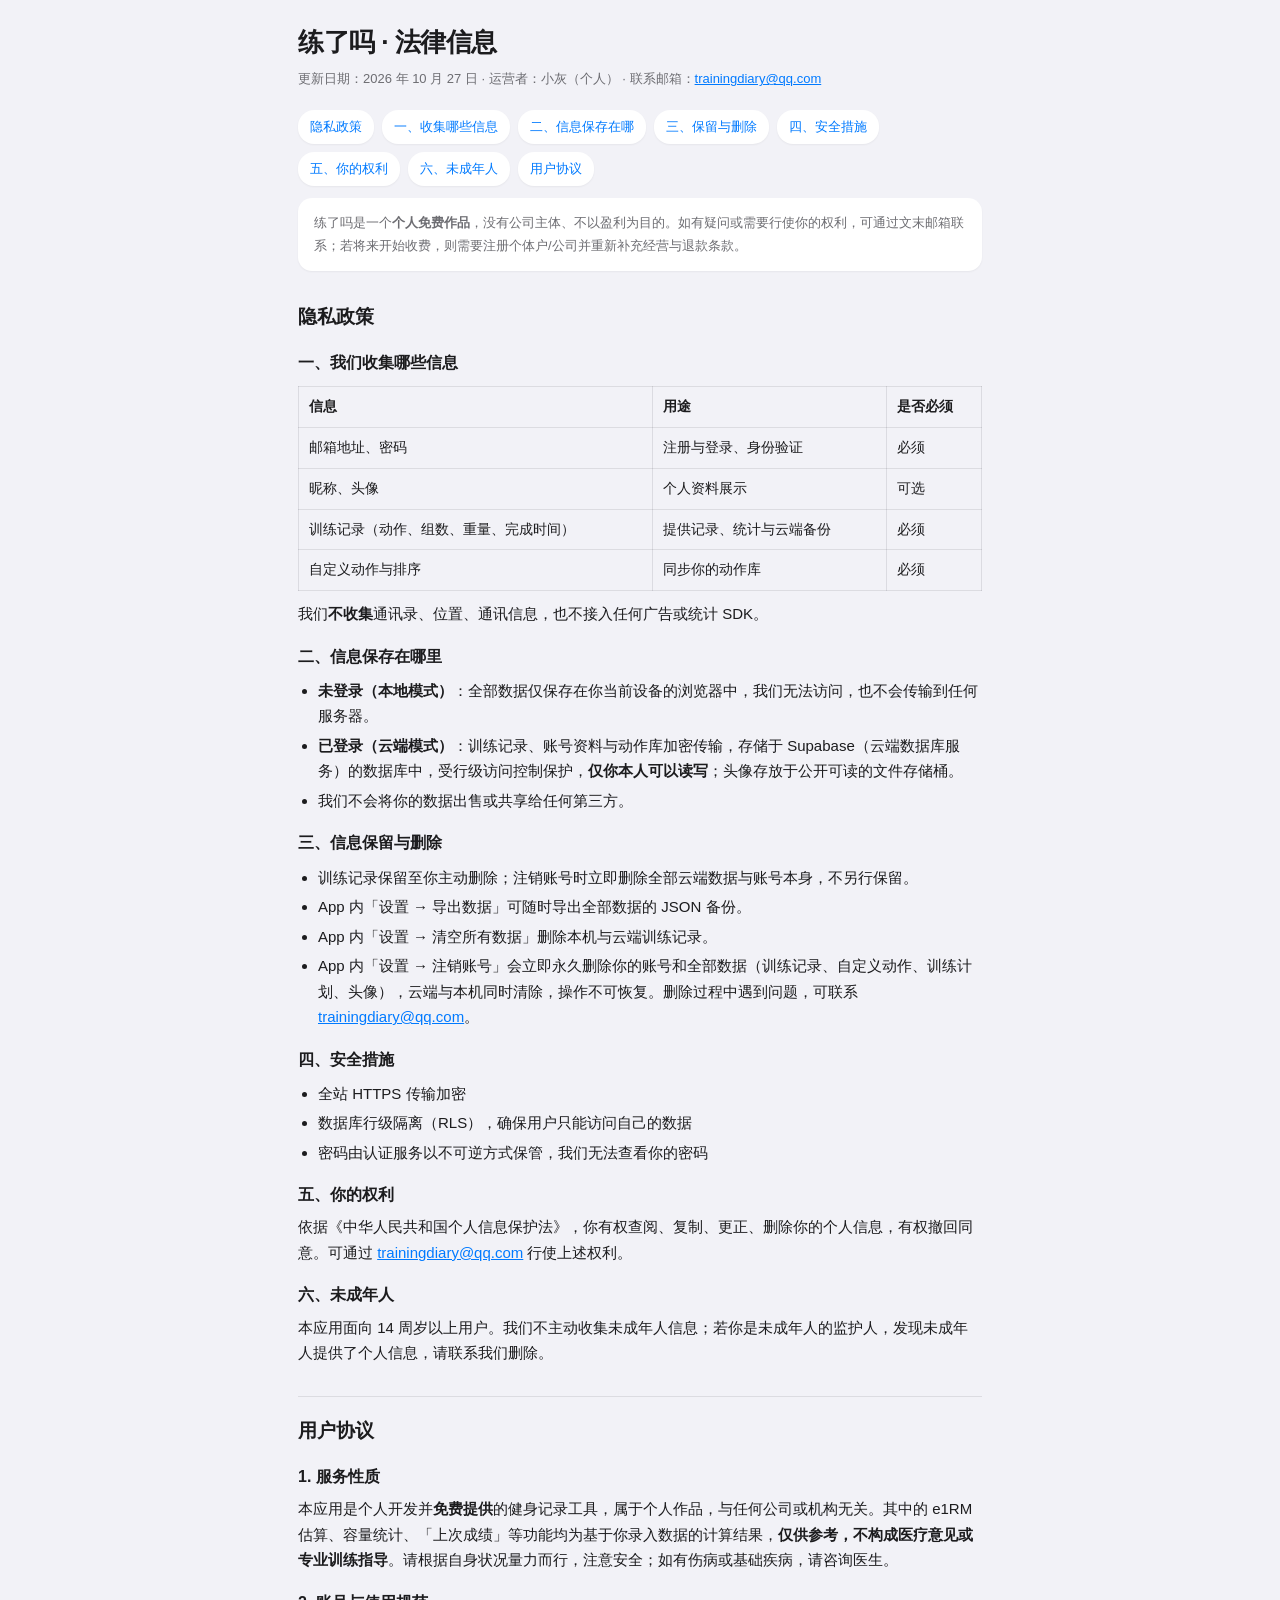
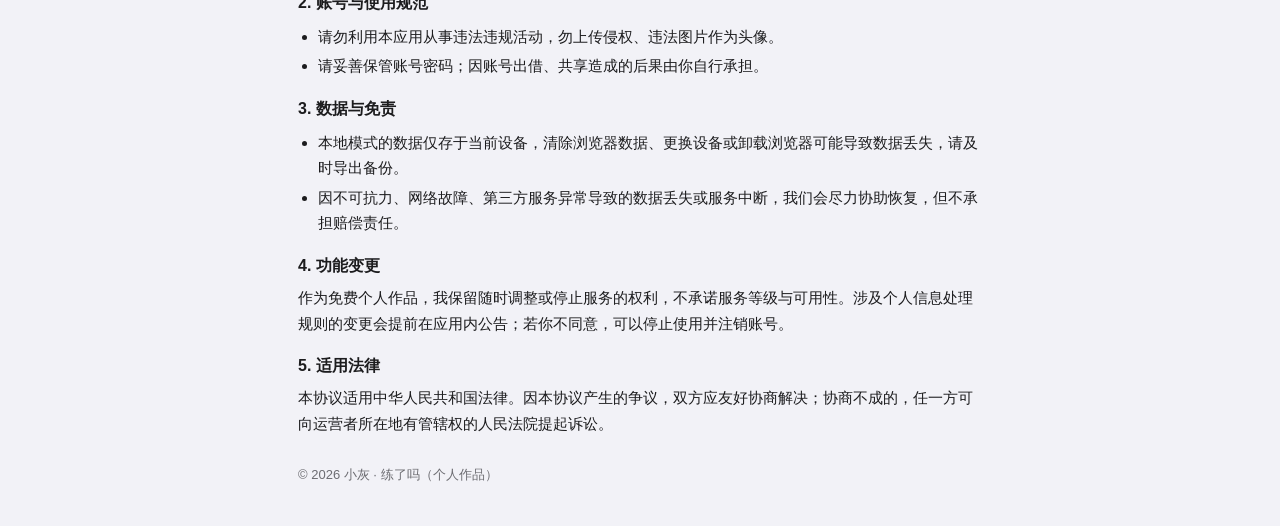
<file: legal.html>
<!DOCTYPE html>
<html lang="zh-CN">
<head>
<meta charset="UTF-8">
<meta name="viewport" content="width=device-width, initial-scale=1, viewport-fit=cover">
<title>练了吗 · 隐私政策与用户协议</title>
<style>
:root{--bg:#f2f2f7;--card:#fff;--text:#1c1c1e;--text2:#6d6d72;--sep:rgba(60,60,67,.12);--blue:#007aff;--warn:#ff9500}
[data-theme="dark"]{--bg:#000;--card:#1c1c1e;--text:#fff;--text2:#98989f;--sep:rgba(84,84,88,.4);--blue:#0a84ff}
*{margin:0;padding:0;box-sizing:border-box;-webkit-text-size-adjust:none;text-size-adjust:none}
body{background:var(--bg);color:var(--text);font:16px/1.7 -apple-system,BlinkMacSystemFont,"PingFang SC","Helvetica Neue",sans-serif;padding:20px 18px calc(env(safe-area-inset-bottom) + 40px);max-width:720px;margin:0 auto}
h1{font-size:26px;font-weight:800;letter-spacing:-.5px;margin-bottom:4px}
h2{font-size:19px;font-weight:700;margin:30px 0 10px;padding-top:18px;border-top:1px solid var(--sep)}
h2:first-of-type{border-top:none;padding-top:0}
h3{font-size:16px;font-weight:700;margin:16px 0 6px}
p,li{color:var(--text);font-size:15px}
p+p,ul{margin-top:8px}
ul{padding-left:20px}
li{margin:4px 0}
.meta{color:var(--text2);font-size:13px;margin-bottom:20px}
.card{background:var(--card);border-radius:14px;padding:14px 16px;margin:12px 0;box-shadow:0 1px 2px rgba(0,0,0,.05)}
table{width:100%;border-collapse:collapse;font-size:14px;margin:10px 0}
th,td{border:1px solid var(--sep);padding:8px 10px;text-align:left;vertical-align:top}
th{background:var(--bg);font-weight:600}
.todo{color:var(--warn);font-weight:600}
.note{color:var(--text2);font-size:13px}
a{color:var(--blue)}
.toc{display:flex;flex-wrap:wrap;gap:8px;margin:14px 0 4px}
.toc a{font-size:13px;background:var(--card);border-radius:16px;padding:6px 12px;text-decoration:none;box-shadow:0 1px 2px rgba(0,0,0,.05)}
</style>
</head>
<body>

<h1>练了吗 · 法律信息</h1>
<p class="meta">更新日期：2026 年 10 月 27 日 · 运营者：小灰（个人） · 联系邮箱：<a href="mailto:trainingdiary@qq.com">trainingdiary@qq.com</a></p>

<nav class="toc">
  <a href="#privacy">隐私政策</a>
  <a href="#collect">一、收集哪些信息</a>
  <a href="#store">二、信息保存在哪</a>
  <a href="#keep">三、保留与删除</a>
  <a href="#security">四、安全措施</a>
  <a href="#rights">五、你的权利</a>
  <a href="#minor">六、未成年人</a>
  <a href="#terms">用户协议</a>
</nav>

<div class="card">
  <p class="note">练了吗是一个<strong>个人免费作品</strong>，没有公司主体、不以盈利为目的。如有疑问或需要行使你的权利，可通过文末邮箱联系；若将来开始收费，则需要注册个体户/公司并重新补充经营与退款条款。</p>
</div>

<h2 id="privacy">隐私政策</h2>

<h3 id="collect">一、我们收集哪些信息</h3>
<table>
  <tr><th>信息</th><th>用途</th><th>是否必须</th></tr>
  <tr><td>邮箱地址、密码</td><td>注册与登录、身份验证</td><td>必须</td></tr>
  <tr><td>昵称、头像</td><td>个人资料展示</td><td>可选</td></tr>
  <tr><td>训练记录（动作、组数、重量、完成时间）</td><td>提供记录、统计与云端备份</td><td>必须</td></tr>
  <tr><td>自定义动作与排序</td><td>同步你的动作库</td><td>必须</td></tr>
</table>
<p>我们<strong>不收集</strong>通讯录、位置、通讯信息，也不接入任何广告或统计 SDK。</p>

<h3 id="store">二、信息保存在哪里</h3>
<ul>
  <li><strong>未登录（本地模式）</strong>：全部数据仅保存在你当前设备的浏览器中，我们无法访问，也不会传输到任何服务器。</li>
  <li><strong>已登录（云端模式）</strong>：训练记录、账号资料与动作库加密传输，存储于 Supabase（云端数据库服务）的数据库中，受行级访问控制保护，<strong>仅你本人可以读写</strong>；头像存放于公开可读的文件存储桶。</li>
  <li>我们不会将你的数据出售或共享给任何第三方。</li>
</ul>

<h3 id="keep">三、信息保留与删除</h3>
<ul>
  <li>训练记录保留至你主动删除；注销账号时立即删除全部云端数据与账号本身，不另行保留。</li>
  <li>App 内「设置 → 导出数据」可随时导出全部数据的 JSON 备份。</li>
  <li>App 内「设置 → 清空所有数据」删除本机与云端训练记录。</li>
  <li>App 内「设置 → 注销账号」会立即永久删除你的账号和全部数据（训练记录、自定义动作、训练计划、头像），云端与本机同时清除，操作不可恢复。删除过程中遇到问题，可联系 <a href="mailto:trainingdiary@qq.com">trainingdiary@qq.com</a>。</li>
</ul>

<h3 id="security">四、安全措施</h3>
<ul>
  <li>全站 HTTPS 传输加密</li>
  <li>数据库行级隔离（RLS），确保用户只能访问自己的数据</li>
  <li>密码由认证服务以不可逆方式保管，我们无法查看你的密码</li>
</ul>

<h3 id="rights">五、你的权利</h3>
<p>依据《中华人民共和国个人信息保护法》，你有权查阅、复制、更正、删除你的个人信息，有权撤回同意。可通过 <a href="mailto:trainingdiary@qq.com">trainingdiary@qq.com</a> 行使上述权利。</p>

<h3 id="minor">六、未成年人</h3>
<p>本应用面向 14 周岁以上用户。我们不主动收集未成年人信息；若你是未成年人的监护人，发现未成年人提供了个人信息，请联系我们删除。</p>

<h2 id="terms">用户协议</h2>

<h3>1. 服务性质</h3>
<p>本应用是个人开发并<strong>免费提供</strong>的健身记录工具，属于个人作品，与任何公司或机构无关。其中的 e1RM 估算、容量统计、「上次成绩」等功能均为基于你录入数据的计算结果，<strong>仅供参考，不构成医疗意见或专业训练指导</strong>。请根据自身状况量力而行，注意安全；如有伤病或基础疾病，请咨询医生。</p>

<h3>2. 账号与使用规范</h3>
<ul>
  <li>请勿利用本应用从事违法违规活动，勿上传侵权、违法图片作为头像。</li>
  <li>请妥善保管账号密码；因账号出借、共享造成的后果由你自行承担。</li>
</ul>

<h3>3. 数据与免责</h3>
<ul>
  <li>本地模式的数据仅存于当前设备，清除浏览器数据、更换设备或卸载浏览器可能导致数据丢失，请及时导出备份。</li>
  <li>因不可抗力、网络故障、第三方服务异常导致的数据丢失或服务中断，我们会尽力协助恢复，但不承担赔偿责任。</li>
</ul>

<h3>4. 功能变更</h3>
<p>作为免费个人作品，我保留随时调整或停止服务的权利，不承诺服务等级与可用性。涉及个人信息处理规则的变更会提前在应用内公告；若你不同意，可以停止使用并注销账号。</p>

<h3>5. 适用法律</h3>
<p>本协议适用中华人民共和国法律。因本协议产生的争议，双方应友好协商解决；协商不成的，任一方可向运营者所在地有管辖权的人民法院提起诉讼。</p>

<p class="note" style="margin-top:28px">© 2026 小灰 · 练了吗（个人作品）</p>

</body>
</html>
</file>
<file: css/styles.css>
/* ============ 练了吗 · iOS 风格样式 ============ */
:root{
  --bg:#f2f2f7;
  --card:#ffffff;
  --card-2:#f7f7fa;
  --text:#1c1c1e;
  --text-2:#8e8e93;
  --text-3:#c7c7cc;
  --sep:rgba(60,60,67,.12);
  --blue:#007aff;
  --blue-soft:rgba(0,122,255,.12);
  /* 成绩色：容量、PR 这类「练出来的数字」用它，跟按钮主色分开 */
  --accent:#007aff;
  --green:#34c759;
  --red:#ff3b30;
  --orange:#ff9500;
  --purple:#af52de;
  --tabbar:rgba(249,249,249,.88);
  --shadow:0 1px 2px rgba(0,0,0,.05),0 6px 20px rgba(0,0,0,.07);
  --sheet-bg:#ffffff;
  --input-bg:rgba(118,118,128,.08);
}
[data-theme="dark"]{
  --bg:#000000;
  --card:#1c1c1e;
  --card-2:#2c2c2e;
  --text:#ffffff;
  --text-2:#8e8e93;
  --text-3:#48484a;
  --sep:rgba(84,84,88,.4);
  --blue:#0a84ff;
  --blue-soft:rgba(10,132,255,.18);
  --accent:#0a84ff;
  --tabbar:rgba(20,20,20,.85);
  --shadow:none;
  --sheet-bg:#1c1c1e;
  --input-bg:rgba(118,118,128,.24);
}

/* ---------- 可选配色 ----------
   主题 = 配色（palette）× 明暗（theme）。这里只重定义变量，
   所有组件靠 var(--blue)/var(--bg) 自动跟随，不用改具体样式。
   --blue 是「主色」（按钮、选中态），--accent 是「成绩色」（容量、PR 这些数字）。 */

/* A 墨黑暖白：暖米白底 + 墨黑主色 + 焦糖成绩色 */
[data-palette="ink"]{
  --bg:#f5f2ec;
  --card:#ffffff;
  --card-2:#faf7f2;
  --text:#191815;
  --text-2:#6f6a5e;
  --text-3:#b8b2a4;
  --sep:rgba(25,24,21,.12);
  --blue:#1c1a17;
  --blue-soft:rgba(28,26,23,.07);
  --accent:#a3764a;
  --green:#5f7a52;
  --red:#b4432f;
  --orange:#b98243;
  --purple:#7a6a8f;
  --tabbar:rgba(245,242,236,.9);
  --shadow:0 1px 2px rgba(25,24,21,.06);
  --sheet-bg:#ffffff;
  --input-bg:rgba(25,24,21,.06);
}

/* B 石墨蓝：冷灰底 + 海军蓝主色，最接近「运动科技」那一挂 */
[data-palette="slate"]{
  --bg:#f2f4f6;
  --card:#ffffff;
  --card-2:#f7f9fb;
  --text:#0f1720;
  --text-2:#68727d;
  --text-3:#b3bdc6;
  --sep:rgba(15,23,32,.12);
  --blue:#1f3a5f;
  --blue-soft:rgba(31,58,95,.1);
  --accent:#1f3a5f;
  --green:#3f7d6d;
  --red:#b5473f;
  --orange:#b98a4a;
  --purple:#5f6a9c;
  --tabbar:rgba(242,244,246,.9);
  --shadow:0 1px 2px rgba(15,23,32,.06);
  --sheet-bg:#ffffff;
  --input-bg:rgba(15,23,32,.06);
}

/* C 灰阶赤陶：几乎无彩，赤陶只给成绩色 */
[data-palette="clay"]{
  --bg:#f5f5f6;
  --card:#ffffff;
  --card-2:#fafafa;
  --text:#121214;
  --text-2:#6d6d75;
  --text-3:#b6b6bd;
  --sep:rgba(18,18,20,.12);
  --blue:#1b1b1f;
  --blue-soft:rgba(27,27,31,.07);
  --accent:#b35c3a;
  --green:#4f7a5c;
  --red:#b3402e;
  --orange:#b0763c;
  --purple:#8a6a72;
  --tabbar:rgba(245,245,246,.9);
  --shadow:0 1px 2px rgba(18,18,20,.06);
  --sheet-bg:#ffffff;
  --input-bg:rgba(18,18,20,.06);
}

/* 深色版：主色在深底上要够亮，所以按钮用暖色 / 中明度色，不再是纯黑 */
[data-palette="ink"][data-theme="dark"]{
  --bg:#131211;
  --card:#1e1c1a;
  --card-2:#26231f;
  --text:#f2efe7;
  --text-2:#b0a99c;
  --text-3:#5a554c;
  --sep:rgba(242,239,231,.14);
  --blue:#a07b4d;
  --blue-soft:rgba(160,123,77,.18);
  --accent:#d1a878;
  --green:#7f9a6c;
  --red:#d4664f;
  --orange:#c69a63;
  --purple:#9a8bb0;
  --tabbar:rgba(19,18,17,.9);
  --shadow:none;
  --sheet-bg:#1e1c1a;
  --input-bg:rgba(242,239,231,.1);
}
[data-palette="slate"][data-theme="dark"]{
  --bg:#0c1116;
  --card:#151c24;
  --card-2:#1c242e;
  --text:#eaf0f6;
  --text-2:#9daab8;
  --text-3:#4d5b6a;
  --sep:rgba(234,240,246,.14);
  --blue:#52749e;
  --blue-soft:rgba(82,116,158,.22);
  --accent:#8fb2d6;
  --green:#4f9c88;
  --red:#d1655c;
  --orange:#c79a5c;
  --purple:#7f89bd;
  --tabbar:rgba(12,17,22,.9);
  --shadow:none;
  --sheet-bg:#151c24;
  --input-bg:rgba(234,240,246,.1);
}
[data-palette="clay"][data-theme="dark"]{
  --bg:#0f0f11;
  --card:#1a1a1d;
  --card-2:#232327;
  --text:#f0f0f2;
  --text-2:#a0a0a8;
  --text-3:#54545c;
  --sep:rgba(240,240,242,.13);
  --blue:#ab6247;
  --blue-soft:rgba(171,98,71,.2);
  --accent:#d98a63;
  --green:#6d9179;
  --red:#cc5b45;
  --orange:#cf8f55;
  --purple:#a0818a;
  --tabbar:rgba(15,15,17,.9);
  --shadow:none;
  --sheet-bg:#1a1a1d;
  --input-bg:rgba(240,240,242,.09);
}

*{margin:0;padding:0;box-sizing:border-box;-webkit-tap-highlight-color:transparent;}
html,body{height:100%;}
/* 锁住系统字体缩放：iOS 横屏会做文字膨胀/保留放大级别，转回竖屏常常不恢复 */
html,body{-webkit-text-size-adjust:none;-moz-text-size-adjust:none;text-size-adjust:none;}
body{
  position:fixed;inset:0;overflow:hidden;
  font-family:-apple-system,BlinkMacSystemFont,"SF Pro Text","PingFang SC","Helvetica Neue","Microsoft YaHei",sans-serif;
  background:var(--bg);color:var(--text);
  font-size:17px;line-height:1.45;
  overscroll-behavior:none;
  -webkit-font-smoothing:antialiased;
}
button{font-family:inherit;border:none;background:none;color:var(--blue);cursor:pointer;touch-action:manipulation;}
/* 长按按钮是用来连发加减的（重量/次数步进），不能让 iOS 弹出「拷贝 / 查询 / 翻译」文本菜单。
 * 整页禁选防误选，但输入框要能正常编辑、选中、长按粘贴。 */
body{-webkit-user-select:none;user-select:none;-webkit-touch-callout:none;}
input,textarea{-webkit-user-select:text;user-select:text;-webkit-touch-callout:default;}
button,label,.stepper,.switch{-webkit-user-select:none;user-select:none;-webkit-touch-callout:none;}
input{font-family:inherit;font-size:16px;}
svg{display:block;}

/* ---------- 屏幕与滚动 ---------- */
#app{height:100%;}
#screens{height:100%;}
.screen{
  display:none;height:100%;overflow-y:auto;-webkit-overflow-scrolling:touch;
  padding:0 16px calc(64px + env(safe-area-inset-bottom) + 20px);
}
.screen.active{display:block;animation:fadeIn .22s ease;}
@keyframes fadeIn{from{opacity:0;transform:translateY(6px);}to{opacity:1;transform:none;}}

/* ---------- 导航大标题 ---------- */
.nav{
  display:flex;align-items:flex-end;justify-content:space-between;
  padding:calc(env(safe-area-inset-top) + 18px) 0 10px;
}
.large-title{
  /* 中文大标题靠"更大 + 收紧字距"出质感；原来 30px/+0.2 字距在大字号下显得松散 */
  font-size:34px;font-weight:800;letter-spacing:-1px;line-height:1.12;
  -webkit-font-smoothing:antialiased;
}
.nav-btn{
  width:36px;height:36px;border-radius:50%;display:grid;place-items:center;
  background:var(--input-bg);color:var(--text);margin-bottom:2px;
}
.nav-btn:active{opacity:.6;}
.nav-btn-placeholder{width:36px;}

/* ---------- 底部 Tab 栏 ---------- */
#tabbar{
  position:fixed;left:0;right:0;bottom:0;z-index:40;
  display:flex;padding:6px 8px calc(env(safe-area-inset-bottom) + 4px);
  background:var(--tabbar);
  backdrop-filter:saturate(180%) blur(20px);-webkit-backdrop-filter:saturate(180%) blur(20px);
  border-top:.5px solid var(--sep);
}
.tab{
  flex:1;display:flex;flex-direction:column;align-items:center;gap:2px;
  font-size:10px;font-weight:600;color:var(--text-2);padding:3px 0;
}
.tab-ico{display:grid;place-items:center;height:26px;}
.tab.active{color:var(--blue);}
.tab:active .tab-ico{transform:scale(.9);}
.tab-ico{transition:transform .12s;}

/* ---------- 卡片与列表 ---------- */
.card{
  background:var(--card);border-radius:18px;
  box-shadow:var(--shadow);margin-bottom:14px;overflow:hidden;
}
.card-pad{padding:16px;}
.section-title{
  font-size:13px;font-weight:600;color:var(--text-2);
  text-transform:uppercase;letter-spacing:.4px;margin:20px 0 8px 4px;
}
/* 区块标题右侧的入口（如「全部历史 ›」） */
.section-title.with-more{display:flex;align-items:center;justify-content:space-between;margin-right:6px;}
.section-title .st-more{
  font-size:13px;font-weight:500;color:var(--blue);
  text-transform:none;letter-spacing:0;background:none;border:none;padding:2px 0;
}
.section-title .st-more:active{opacity:.45;}
/* 「最近训练」右边可能同时有「补录」和「全部历史」，并排留点间距 */
.st-actions{display:flex;align-items:center;gap:14px;}
/* 补录日期选择 */
.bf-date{margin:14px 0 10px;}
.bf-date input{width:100%;box-sizing:border-box;padding:12px 14px;border-radius:12px;border:.5px solid var(--sep);
  background:var(--input-bg);color:var(--text);font:inherit;font-size:16px;}
.bf-quick{display:flex;gap:8px;}
.bf-quick .btn{flex:1;padding:10px 0;font-size:14px;}
/* overlay 标题栏第三格占位，让标题真正居中 */
.overlay-nav .nav-spacer{width:52px;flex:none;}
.list{background:var(--card);border-radius:18px;box-shadow:var(--shadow);overflow:hidden;}
/* 两个紧挨着的列表要留缝，否则两张白卡看起来像糊成一整块 */
.list + .list{margin-top:10px;}
.row{
  display:flex;align-items:center;gap:12px;width:100%;text-align:left;
  padding:13px 16px;font-size:16px;color:var(--text);
  border-bottom:.5px solid var(--sep);background:var(--card);
}
.row:last-child{border-bottom:none;}
.row:active{background:var(--card-2);}
.row-sub{display:block;font-size:13px;color:var(--text-2);margin-top:2px;}
/* 动作列表行内显示该动作的历史最佳 e1RM */
.ex-best{font-size:13.5px;font-weight:600;color:var(--text-2);white-space:nowrap;}
.ex-best small{font-size:11px;font-weight:400;margin-left:1px;opacity:.65;}
/* 账号卡片首行：昵称一行、脱敏邮箱一行，不再挤在一起 */
.acct-row{align-items:center;}
.acct-info{min-width:0;}
.acct-name{display:block;font-size:16.5px;font-weight:700;line-height:1.25;
  overflow:hidden;text-overflow:ellipsis;white-space:nowrap;}
.acct-info .row-sub{margin-top:3px;font-size:12.5px;letter-spacing:.2px;}
.row .grow{flex:1;min-width:0;}
.row .val{color:var(--text-2);font-size:15px;}
/* 首页训练计划那两行：比普通行矮一点，别占掉首屏太多 */
.row.plan-row{padding:10px 16px;}
.row.plan-row b{display:block;font-size:16px;font-weight:600;
  white-space:nowrap;overflow:hidden;text-overflow:ellipsis;}
.row.plan-row small{display:block;font-size:12.5px;color:var(--text-2);margin-top:1px;}
.chevron{color:var(--text-3);flex:none;}
/* 动作库拖动把手：按住右侧 ≡ 上下拖动即可排序 */
.ex-drag{color:var(--text-3);flex:none;display:grid;place-items:center;width:28px;height:36px;
  margin-right:-8px;touch-action:none;cursor:grab;-webkit-user-select:none;user-select:none;}
.ex-drag:active{color:var(--blue);}
/* 拖动中的行：微微“浮”起来 —— 放大一点、加投影、提层级，松手回落 */
.row.dragging{
  position:relative;z-index:20;
  background:var(--card);
  box-shadow:0 10px 24px rgba(0,0,0,.16),0 2px 6px rgba(0,0,0,.10);
  transform:scale(1.03);
  border-radius:14px;
  transition:none;               /* 拖动中不要过渡，跟手才重要 */
}
.row.dragging .ex-drag{color:var(--blue);cursor:grabbing;}
/* 未被拖动但正在被跨越的行：让出位置时轻微下沉，层次更清楚 */
.row.drag-bumping{transform:scale(.985);opacity:.75;}
@media (prefers-color-scheme: dark){
  .row.dragging{box-shadow:0 10px 26px rgba(0,0,0,.55),0 0 0 1px rgba(255,255,255,.06);}
}
.ex-order-hint{font-size:12px;color:var(--text-3);padding:0 4px 10px;}

/* ---------- 按钮 ---------- */
.btn{
  display:flex;align-items:center;justify-content:center;gap:8px;
  width:100%;height:52px;border-radius:16px;
  background:var(--blue);color:#fff;font-size:17px;font-weight:700;
  transition:transform .12s,opacity .12s;
}
.btn:active{transform:scale(.97);opacity:.9;}
.btn.ghost{background:var(--blue-soft);color:var(--blue);}
.btn.danger{background:rgba(255,59,48,.12);color:var(--red);}
.btn.big{height:60px;font-size:19px;border-radius:20px;}
.btn[disabled]{opacity:.4;pointer-events:none;}
.text-btn{font-size:17px;font-weight:600;padding:6px 2px;}
.text-btn.primary{color:var(--blue);}

/* ---------- 小宠物「角角」 ----------
   住在今天页大标题右侧。纯 SVG，颜色走自己的变量（不完全跟主题）：
   墨黑主题下如果宠物也用近黑，会糊成一团，所以给它一套独立的暖色 + 反色描边。 */
.pet{
  --pet-body:#EFE8DA;
  --pet-horn:#C6BBA4;
  --pet-line:#1C1A17;
  --pet-blush:#DB9E93;
  --horn:1;
  flex:none;width:54px;height:60px;position:relative;cursor:pointer;
  align-self:flex-end;margin:0 auto -4px 12px;-webkit-tap-highlight-color:transparent;
}
[data-theme="dark"] .pet{
  --pet-body:#3B342A;
  --pet-horn:#6E6353;
  --pet-line:#F3F0E8;
  --pet-blush:#8E6058;
}
.pet > svg{width:100%;height:100%;display:block;overflow:visible;
  animation:petBreath 3.8s ease-in-out infinite;transform-origin:50% 100%;}
.pet.paused > svg{animation:none;}
.pet-body{fill:var(--pet-body);stroke:var(--pet-line);stroke-width:2.4;}
.pet-horn{fill:var(--pet-horn);stroke:var(--pet-line);stroke-width:2.3;stroke-linejoin:round;}
.pet-line{fill:none;stroke:var(--pet-line);stroke-width:2.2;stroke-linecap:round;stroke-linejoin:round;}
.pet-blush{fill:var(--pet-blush);opacity:.5;}
.pet-ink{fill:var(--pet-line);}
.pet .eyes{transform-box:fill-box;transform-origin:center;animation:petBlink 5.6s infinite;}
.pet .eyes-happy{display:none;}
.pet.happy .eyes{display:none;}
.pet.happy .eyes-happy{display:block;}

/* 角的高度跟累计训练次数走：根部固定在身体里，只往上拉长 */
.pet .horns{transform-box:view-box;transform-origin:44px 50px;transform:scale(1,var(--horn));}
/* 最长也只放到 1.06：再长就从「犄角」变成兔耳朵了 */
.pet[data-stage="0"]{--horn:.68;}
.pet[data-stage="1"]{--horn:.8;}
.pet[data-stage="2"]{--horn:.94;}
.pet[data-stage="3"]{--horn:1.06;}

@keyframes petBreath{
  0%,100%{transform:translateY(0) scale(1,1);}
  50%{transform:translateY(-1.4px) scale(1.016,.984);}
}
@keyframes petBlink{
  0%,90%,100%{transform:scaleY(1);}
  94%{transform:scaleY(.08);}
  97%{transform:scaleY(1);}
}
.pet.happy > svg{animation:petHop .62s cubic-bezier(.3,1.4,.5,1);}
@keyframes petHop{
  0%{transform:translateY(0);}
  35%{transform:translateY(-10px) scale(1.04,1.02);}
  68%{transform:translateY(0) scale(.97,1.03);}
  100%{transform:translateY(0);}
}
.pet.wobble .horns{animation:petWobble .72s ease;}
@keyframes petWobble{
  0%,100%{transform:rotate(0) scale(1,var(--horn));}
  30%{transform:rotate(-5deg) scale(1,var(--horn));}
  66%{transform:rotate(4deg) scale(1,var(--horn));}
}
/* 被点之后飘一颗心 */
.pet-heart{position:absolute;left:50%;top:0;width:13px;height:13px;pointer-events:none;
  animation:petHeart .95s ease-out forwards;}
.pet-heart svg{width:100%;height:100%;display:block;animation:none;}
.pet-heart path{fill:#E0564A;}
@keyframes petHeart{
  0%{opacity:0;transform:translate(-50%,4px) scale(.5);}
  25%{opacity:1;}
  100%{opacity:0;transform:translate(-50%,-28px) scale(1.1);}
}

/* ---------- 今天页 ---------- */
.start-card{
  display:flex;align-items:center;gap:14px;width:100%;
  background:var(--blue);
  border-radius:18px;padding:20px;color:#fff;box-shadow:var(--shadow);
  margin-top:6px;transition:transform .12s;
}
.start-card:active{transform:scale(.98);}
.start-ico{
  width:52px;height:52px;border-radius:16px;flex:none;
  background:rgba(255,255,255,.18);display:grid;place-items:center;
}
.start-text{flex:1;min-width:0;text-align:center;}
.start-card b{font-size:19px;display:block;}
.start-card small{opacity:.85;font-size:13px;}

.active-card{
  background:var(--card);border-radius:22px;box-shadow:var(--shadow);
  padding:18px;margin-top:6px;border:.5px solid var(--sep);
}
.active-card .ac-head{display:flex;align-items:center;justify-content:space-between;margin-bottom:10px;}
.ac-badge{display:flex;align-items:center;gap:6px;color:var(--green);font-weight:700;font-size:14px;}
.ac-dot{width:8px;height:8px;border-radius:50%;background:var(--green);animation:pulse 1.6s infinite;}
@keyframes pulse{0%,100%{opacity:1;}50%{opacity:.35;}}
.ac-time{font-size:15px;font-weight:700;color:var(--text-2);font-variant-numeric:tabular-nums;}
.ac-name{font-size:20px;font-weight:800;margin-bottom:4px;}
.ac-meta{font-size:14px;color:var(--text-2);margin-bottom:14px;}
.ac-actions{display:flex;gap:10px;}
.ac-actions .btn{height:46px;}

.week-strip{display:grid;grid-template-columns:repeat(3,1fr);gap:10px;margin:4px 0 2px;}
.ws-item{background:var(--card);border-radius:14px;padding:11px 6px;text-align:center;box-shadow:var(--shadow);min-width:0;}
.ws-item b{font-size:17px;display:block;font-variant-numeric:tabular-nums;white-space:nowrap;}
.ws-item small{font-size:11px;color:var(--text-2);white-space:nowrap;}
/* 统计条的展开/收起 */
.strip-toggle{
  display:block;width:100%;margin:2px 0 0;padding:5px 0 3px;
  font-size:12.5px;font-weight:500;color:var(--blue);
  background:none;border:none;
}
.strip-toggle:active{opacity:.45;}

/* ---------- 训练日历（全部历史页顶部） ---------- */
.cal-box{background:var(--card);border-radius:16px;padding:6px 12px 12px;margin:0 0 16px;box-shadow:var(--shadow);overflow:hidden;}
.cal-head{display:flex;align-items:center;justify-content:space-between;padding:6px 2px 10px;}
.cal-head b{font-size:15px;font-weight:700;}
.cal-nav{width:30px;height:30px;border:none;background:var(--input-bg);border-radius:50%;color:var(--text-2);
  font-size:16px;line-height:1;font-family:inherit;display:grid;place-items:center;}
.cal-nav:active{background:var(--blue-soft);color:var(--blue);}
.cal-nav:disabled{opacity:.28;}
/* 网格限宽：格子高度跟着宽度走（aspect-ratio:1），不限宽的话横屏时整块会按屏宽等比放大、撑出屏幕 */
.cal-grid{display:grid;grid-template-columns:repeat(7,minmax(0,1fr));gap:3px;max-width:378px;margin:0 auto;}
.cal-dow{text-align:center;font-size:11px;color:var(--text-3);padding:2px 0 9px;}
.cal-cell{position:relative;aspect-ratio:1;display:flex;align-items:center;justify-content:center;
  font-variant-numeric:tabular-nums;}
.cal-cell.on{color:var(--text);}
.cal-ring{position:absolute;inset:0;width:100%;height:100%;pointer-events:none;}
.cal-num{position:relative;font-size:13.5px;line-height:1;color:inherit;}
.cal-cell:not(.on) .cal-num{color:var(--text-3);font-size:13px;}
.cal-cell.today .cal-num{font-weight:800;}
.cal-cell.today .cal-num::after{content:"";position:absolute;left:50%;bottom:-5px;width:3px;height:3px;
  margin-left:-1.5px;border-radius:50%;background:var(--blue);}
.cal-legend{display:flex;flex-wrap:wrap;justify-content:center;gap:5px 12px;margin-top:12px;}
.cal-legend span{display:inline-flex;align-items:center;gap:4px;font-size:11.5px;color:var(--text-2);}
.cal-legend i{width:7px;height:7px;border-radius:50%;display:block;}
.cal-legend svg{flex:none;display:block;}
/* ---------- 动作库：两列卡片 ----------
   改成卡片是为了让动作图标能放到 44px。原来挤在 44px 行高里只能放 20px，
   而 20px 下"卧推/划船/深蹲"几乎分不出来。 */
.ex-grid{display:grid;grid-template-columns:repeat(2,1fr);gap:10px;padding:0 16px 16px;}
.ex-cell{position:relative;display:flex;flex-direction:column;align-items:center;gap:6px;
  padding:16px 12px 12px;background:var(--card);border:none;border-radius:16px;
  box-shadow:var(--shadow);font-family:inherit;color:var(--text);text-align:center;
  transition:transform .12s ease;}
.ex-cell:active{transform:scale(.96);}
/* 图标垫一个浅色圆底：不放底的话几根线散在卡片上，看着不像「图」而像残留的符号 */
.ex-cell-ico{width:72px;height:72px;border-radius:50%;background:var(--input-bg);
  display:grid;place-items:center;line-height:0;}
/* 图标放大到 44px 后，2.3 的描边会显得糊，压细一点 */
.ex-cell-ico svg{stroke-width:1.7;}
.ex-cell-name{font-size:13.5px;font-weight:600;line-height:1.3;word-break:break-word;
  display:-webkit-box;-webkit-line-clamp:2;-webkit-box-orient:vertical;overflow:hidden;}
.ex-cell-meta{font-size:11.5px;color:var(--text-2);font-variant-numeric:tabular-nums;}
.ex-cell.removed{opacity:.55;}
.ex-cell.removed .ex-cell-ico svg{stroke:var(--text-3);}
/* 拖动手柄：卡片右上角，弱化存在感 */
.ex-cell .ex-drag{position:absolute;top:2px;right:2px;width:26px;height:26px;
  color:var(--text-3);opacity:.5;}
.ex-cell.dragging{opacity:.9;transform:scale(1.04);z-index:5;
  box-shadow:0 10px 26px rgba(0,0,0,.18);}
.ex-cell.dragging .ex-drag{color:var(--blue);opacity:1;cursor:grabbing;}
.ex-cell.drag-bumping{transform:scale(.97);opacity:.8;}

/* 动作库分类标题带部位图标 */
.section-title.cat-title{display:flex;align-items:center;gap:6px;}
.cat-title svg{flex:none;display:block;}
/* 列表行左侧的器械图标 */
.gear-ico{display:inline-block;vertical-align:middle;margin-right:8px;color:var(--text);opacity:.62;}
.gear-ico svg{display:block;}
.cal-sum{font-size:12.5px;color:var(--text-2);text-align:center;margin-top:10px;}

/* 月度小结：接在日历下面，翻月时跟着换 */
.ms-box{background:var(--card);border-radius:16px;padding:14px 16px;margin:0 0 16px;box-shadow:var(--shadow);}
.ms-head{display:flex;align-items:center;justify-content:space-between;font-size:12.5px;color:var(--text-2);font-weight:600;}
.ms-delta{font-size:12px;font-weight:700;color:var(--text-3);}
.ms-delta.up{color:#2F8F4E;}
.ms-delta.down{color:#C2453A;}
.ms-main{font-size:26px;font-weight:800;letter-spacing:-.5px;margin:6px 0 2px;font-variant-numeric:tabular-nums;}
.ms-line{font-size:13px;color:var(--text-2);line-height:1.5;}
.ms-week{font-size:12.5px;color:var(--text-3);margin-top:10px;padding-top:10px;border-top:.5px solid var(--sep);}
.ms-empty{font-size:13.5px;color:var(--text-3);margin:8px 0 2px;}

.history-row{display:flex;align-items:center;gap:12px;padding:13px 16px;border-bottom:.5px solid var(--sep);width:100%;text-align:left;background:var(--card);}
.history-row:last-child{border-bottom:none;}
.history-row:active{background:var(--card-2);}
.hr-date{flex:none;width:52px;text-align:center;}
.hr-date b{font-size:20px;display:block;font-variant-numeric:tabular-nums;}
.hr-date small{font-size:11px;color:var(--text-2);}
.hr-info{flex:1;min-width:0;}
.hr-info b{font-size:16px;display:block;white-space:nowrap;overflow:hidden;text-overflow:ellipsis;}
.hr-info small{font-size:13px;color:var(--text-2);word-break:break-word;}
/* 标题行：训练名 + 主要部位小标签 */
.hr-line{display:flex;align-items:center;gap:6px;min-width:0;}
.hr-line b{min-width:0;}
.hr-cat{flex:none;font-size:11px;font-weight:600;color:var(--blue);background:var(--blue-soft);border-radius:6px;padding:1px 6px;line-height:1.6;}
/* 来自哪个计划：单独占一行，多长的计划名都能完整显示（挤在标题行里必然被截断） */
.hr-info .hr-plan{display:block;font-size:12.5px;color:var(--text-2);margin-top:2px;
  word-break:break-word;}
/* 计划还能点进去看一眼：用蓝色提示可点，整行其余地方仍然是「打开训练详情」 */
.hr-info .hr-plan.tappable{color:var(--blue);}
.hr-info .hr-plan.tappable:active{opacity:.5;}
.hr-vol{text-align:right;font-size:14px;font-weight:700;color:var(--accent);font-variant-numeric:tabular-nums;flex:none;}
.hr-vol small{display:block;font-weight:500;color:var(--text-2);font-size:11px;}

/* ---------- 搜索与分类 chips ---------- */
.search-bar{
  display:flex;align-items:center;gap:8px;background:var(--input-bg);
  border-radius:12px;padding:0 12px;height:40px;margin:6px 0 12px;color:var(--text-2);
}
.search-bar input{flex:1;border:none;background:none;outline:none;color:var(--text);height:100%;font-size:16px;}
.search-bar input::-webkit-search-cancel-button{-webkit-appearance:none;}
.chips{display:flex;gap:8px;overflow-x:auto;padding-bottom:4px;margin-bottom:6px;scrollbar-width:none;}
.chips::-webkit-scrollbar{display:none;}
.chip{
  flex:none;padding:7px 14px;border-radius:18px;background:var(--input-bg);
  color:var(--text);font-size:14px;font-weight:600;transition:all .15s;
}
.chip.active{background:var(--blue);color:#fff;}

/* ---------- 训练中界面 ---------- */
.overlay{
  position:fixed;inset:0;z-index:50;background:var(--bg);
  display:flex;flex-direction:column;
  transform:translateY(100%);transition:transform .32s cubic-bezier(.32,.72,.35,1);
  visibility:hidden;
}
.overlay.show{transform:none;visibility:visible;}
/* 右滑返回关闭时临时禁用过渡，避免“滑出去又滑回来”的闪烁 */
.overlay.no-anim,.sheet.no-anim{transition:none !important;}
.overlay-nav{
  display:flex;align-items:center;justify-content:space-between;gap:10px;
  padding:calc(env(safe-area-inset-top) + 10px) 16px 8px;
  border-bottom:.5px solid var(--sep);
}
.overlay-title{flex:1;text-align:center;}
.overlay-title input{
  width:100%;max-width:220px;border:none;background:none;outline:none;text-align:center;
  font-size:17px;font-weight:700;color:var(--text);
}
.workout-meta{
  display:grid;grid-template-columns:1fr auto 1fr;align-items:center;gap:8px;
  padding:12px 16px 6px;font-size:14px;color:var(--text-2);
}
.wm-vol{font-weight:700;color:var(--blue);font-variant-numeric:tabular-nums;justify-self:start;}
/* 上组完成时间：小字居中，放在总容量旁边。**始终参与布局**，否则中间格塌掉、齿轮会滑到中间 */
.wm-last{display:block;justify-self:center;text-align:center;white-space:nowrap;font-size:12px;color:var(--text-2);line-height:1.15;}
.wm-last.show{animation:fadeIn .2s ease;}
.wm-last small{display:block;font-size:11px;color:var(--text-2);}
/* 还没记录任何一组：中间显示等待提示，字号提到正常行高，避免空格子 */
.wm-last.idle small{font-size:13px;font-weight:600;}
.wm-last b{font-size:13px;font-weight:700;color:var(--blue);font-variant-numeric:tabular-nums;}
@keyframes fadeIn{from{opacity:0;}to{opacity:1;}}
.wm-settings{width:30px;height:30px;margin:0;justify-self:end;}
.overlay-body{flex:1;overflow-y:auto;-webkit-overflow-scrolling:touch;padding:8px 16px 20px;}
.workout-footer{padding:10px 16px calc(env(safe-area-inset-bottom) + 12px);border-top:.5px solid var(--sep);background:var(--bg);}

.ex-card{background:var(--card);border-radius:18px;box-shadow:var(--shadow);margin-bottom:14px;overflow:hidden;}
.ex-head{display:flex;align-items:center;gap:10px;padding:14px 16px 10px;}
.ex-head .grow{flex:1;min-width:0;}
.ex-head b{font-size:16.5px;}
.ex-head small{display:block;font-size:12px;color:var(--text-2);margin-top:1px;}
/* 动作卡片头部左侧的器械图标（用分类色） */
.ex-head-gear{flex:none;display:block;}
.ex-head-gear svg{display:block;}
/* 动作详情页顶部的大图标：放大后描边要收细，否则像一团墨 */
.ex-hero{display:flex;justify-content:center;margin-bottom:12px;}
.ex-hero svg{display:block;stroke-width:1.4;}
.ex-cat{font-size:11px;font-weight:700;color:var(--blue);background:var(--blue-soft);padding:3px 8px;border-radius:8px;flex:none;}
.set-table{width:100%;border-collapse:collapse;}
.set-table th{
  font-size:11px;color:var(--text-2);font-weight:600;text-align:left;
  padding:6px 16px;border-top:.5px solid var(--sep);border-bottom:.5px solid var(--sep);
  background:var(--card-2);
}
.set-table td{padding:0 16px;font-size:15px;border-bottom:.5px solid var(--sep);height:44px;font-variant-numeric:tabular-nums;}
.set-table tr:last-child td{border-bottom:none;}
.set-table .set-idx{color:var(--text-2);width:34px;font-weight:700;}

/* 每组的完成开关：空心圈 = 还没做，实心蓝 = 已完成。
   点了才计入容量/组数，并把这一下记成「上组完成」时间。 */
.set-check{width:26px;height:26px;border-radius:50%;border:1.8px solid var(--text-3);
  background:transparent;color:var(--text-2);font:inherit;font-size:12.5px;font-weight:700;
  display:flex;align-items:center;justify-content:center;padding:0;line-height:1;
  transition:transform .12s ease,background .12s ease;}
.set-check:active{transform:scale(.88);}
.set-check.on{background:var(--blue);border-color:var(--blue);color:#fff;}
/* 未完成的组整行淡化：数字是目标，不是已经练出来的成绩 */
.set-table tr.pending .set-main{color:var(--text-3);font-weight:600;}
.set-table tr.pending .set-e1rm{opacity:.45;}

/* 计划编辑器里的目标组数 */
.plan-sets{display:inline-flex;align-items:center;gap:6px;margin-right:4px;}
.plan-sets button{width:26px;height:26px;border-radius:8px;border:none;background:var(--input-bg);
  color:var(--text);font-size:16px;font-weight:700;line-height:1;display:flex;
  align-items:center;justify-content:center;padding:0;}
.plan-sets button:active{background:var(--blue-soft);color:var(--blue);}
.plan-sets b{font-size:15px;min-width:16px;text-align:center;font-variant-numeric:tabular-nums;}
.plan-sets em{font-style:normal;font-size:12px;color:var(--text-2);}

/* 有氧在计划里固定 1 组，不用步进，只标一下 */
.plan-fixed{font-size:12.5px;color:var(--text-2);background:var(--input-bg);
  padding:4px 10px;border-radius:8px;margin-right:4px;}

/* 计划详情里每项的组数 */
.pd-sets{font-size:13px;font-weight:700;color:var(--blue);background:var(--blue-soft);
  padding:3px 9px;border-radius:7px;flex:none;}
.set-table .set-main{font-weight:700;}
.set-table .set-e1rm{color:var(--text-2);font-size:12px;text-align:right;width:76px;}
.set-row-btn{display:block;width:100%;text-align:left;color:var(--text);}
.set-row-btn:active{background:var(--card-2);}
.add-set-btn{
  display:flex;align-items:center;justify-content:center;gap:6px;width:100%;
  padding:12px;color:var(--blue);font-weight:700;font-size:15px;
  border-top:.5px solid var(--sep);
}
.add-set-btn:active{background:var(--blue-soft);}
.pr-tag{display:inline-block;font-size:10px;font-weight:800;color:#fff;background:var(--orange);border-radius:6px;padding:2px 5px;margin-left:6px;vertical-align:1px;}
/* 同一重量重复做时的序号（×1 ×2 ×3…），比一串一模一样的「45 kg × 8 次」好读 */
.rep-idx{display:inline-block;font-size:10.5px;font-weight:600;color:var(--text-2);background:rgba(118,118,128,.16);border-radius:5px;padding:1px 5px;margin-left:6px;vertical-align:1px;}

.empty{
  text-align:center;padding:48px 24px;color:var(--text-2);
}
.empty svg{margin:0 auto 12px;color:var(--text-3);}
.empty b{display:block;color:var(--text);font-size:17px;margin-bottom:4px;}
.empty p{font-size:14px;}

/* ---------- 上组完成时间（已并入顶部 meta 行，旧的悬浮条样式移除） ---------- */

/* ---------- 底部弹出层 ---------- */
.sheet-backdrop{
  position:fixed;inset:0;z-index:65;background:rgba(0,0,0,.4);
  opacity:0;pointer-events:none;transition:opacity .25s;
}
.sheet-backdrop.show{opacity:1;pointer-events:auto;}
.sheet{
  position:fixed;left:0;right:0;z-index:66;
  background:var(--sheet-bg);border-radius:24px 24px 0 0;
  padding:8px 20px calc(env(safe-area-inset-bottom) + 20px);
  transform:translateY(105%);transition:transform .32s cubic-bezier(.32,.72,.35,1);
  overflow-y:auto;
  /* 键盘弹出时 --kb 由 JS 写入：弹层整体上移并收缩，否则底部的输入框会被键盘盖住 */
  bottom:var(--kb,0px);
  max-height:calc(88% - var(--kb,0px));
}
.sheet.show{transform:none;}
.sheet-handle{width:38px;height:5px;border-radius:3px;background:var(--text-3);margin:4px auto 14px;}
.sheet-title{font-size:20px;font-weight:800;margin-bottom:4px;}
.sheet-sub{font-size:13.5px;color:var(--text-2);margin-bottom:18px;}

.stepper-row{
  display:flex;align-items:center;justify-content:space-between;
  padding:12px 0;border-bottom:.5px solid var(--sep);
}
.stepper-row:last-of-type{border-bottom:none;}
.stepper-label{font-size:15px;font-weight:600;}
.stepper-label small{display:block;font-size:12px;color:var(--text-2);font-weight:400;}
.stepper{display:flex;align-items:center;gap:6px;}
.stepper button{
  width:40px;height:40px;border-radius:13px;background:var(--input-bg);
  display:grid;place-items:center;font-size:20px;font-weight:700;color:var(--text);
}
.stepper button:active{opacity:.5;}
.stepper input{
  width:76px;height:44px;border:none;outline:none;text-align:center;
  background:var(--input-bg);border-radius:13px;font-size:22px;font-weight:800;
  color:var(--text);font-variant-numeric:tabular-nums;-moz-appearance:textfield;
}
.stepper input::-webkit-outer-spin-button,.stepper input::-webkit-inner-spin-button{-webkit-appearance:none;}
.row .stepper{flex:none;}
.last-sets{margin:14px 0 8px;padding:12px 14px;background:var(--card-2);border-radius:14px;}
.last-sets b{font-size:12px;color:var(--text-2);display:block;margin-bottom:6px;}
.last-sets .ls-item{display:inline-block;background:var(--card);border:none;border-radius:8px;padding:5px 9px;
  font-size:13px;font-weight:700;margin:0 6px 6px 0;font-variant-numeric:tabular-nums;
  box-shadow:var(--shadow);color:var(--text);font-family:inherit;cursor:pointer;}
.last-sets .ls-item:active{transform:scale(.94);background:var(--blue-soft);color:var(--blue);}
.ls-tip{display:block;font-size:11.5px;color:var(--text-3);}
/* 动作库里「改回按训练次数排序」的文字按钮 */
.hint-link{background:none;border:none;padding:0;font-size:12px;color:var(--blue);font-family:inherit;}

.seg{
  display:flex;background:var(--input-bg);border-radius:11px;padding:2.5px;gap:2.5px;
}
.seg button{
  flex:1;padding:7px 4px;border-radius:9px;font-size:14px;font-weight:600;color:var(--text);
  transition:all .15s;white-space:nowrap;
}
.seg button.active{background:var(--card);box-shadow:0 1.5px 4px rgba(0,0,0,.12);font-weight:700;}
[data-theme="dark"] .seg button.active{background:#48484a;}

.switch{position:relative;width:50px;height:30px;flex:none;}
.switch input{opacity:0;width:100%;height:100%;position:absolute;cursor:pointer;}
.switch .knob{
  position:absolute;inset:0;border-radius:16px;background:var(--text-3);
  transition:background .2s;pointer-events:none;
}
.switch .knob::after{
  content:"";position:absolute;width:26px;height:26px;border-radius:50%;
  background:#fff;top:2px;left:2px;transition:transform .2s;box-shadow:0 2px 5px rgba(0,0,0,.25);
}
.switch input:checked + .knob{background:var(--green);}
.switch input:checked + .knob::after{transform:translateX(20px);}

/* ---------- 统计页 ---------- */
.stat-grid{display:grid;grid-template-columns:1fr 1fr;gap:12px;margin-bottom:6px;}
.stat-card{background:var(--card);border-radius:16px;padding:14px;box-shadow:var(--shadow);}
.stat-card b{font-size:22px;font-variant-numeric:tabular-nums;display:block;letter-spacing:-.3px;}
.stat-card small{font-size:12.5px;color:var(--text-2);}
.stat-card .unit{font-size:12px;font-weight:600;color:var(--text-2);}
.pr-row{display:flex;align-items:center;gap:12px;padding:12px 16px;border-bottom:.5px solid var(--sep);width:100%;text-align:left;background:var(--card);}
.pr-row:last-child{border-bottom:none;}
.pr-ico{width:34px;height:34px;border-radius:11px;background:rgba(255,149,0,.14);color:var(--orange);display:grid;place-items:center;flex:none;}
.pr-row .grow{flex:1;min-width:0;}
.pr-row b{font-size:15.5px;display:block;}
.pr-row small{font-size:12.5px;color:var(--text-2);}
.pr-val{font-size:15px;font-weight:800;color:var(--orange);font-variant-numeric:tabular-nums;}
.chart-box{background:var(--card);border-radius:18px;box-shadow:var(--shadow);padding:16px 12px 10px;margin-bottom:14px;}
.chart-box .cb-title{font-size:14px;font-weight:700;margin:0 4px 10px;display:flex;justify-content:space-between;align-items:baseline;}
.chart-box .cb-title small{font-weight:500;color:var(--text-2);font-size:12px;}
.chart-box svg{width:100%;height:auto;}

/* ---------- 自定义确认框 ---------- */
.alert-backdrop{
  position:fixed;inset:0;z-index:70;background:rgba(0,0,0,.35);
  display:grid;place-items:center;padding:40px;
  opacity:0;pointer-events:none;transition:opacity .2s;
}
.alert-backdrop.show{opacity:1;pointer-events:auto;}
.alert{
  width:100%;max-width:300px;background:var(--sheet-bg);border-radius:18px;
  overflow:hidden;text-align:center;transform:scale(1.1);transition:transform .2s;
}
.alert-backdrop.show .alert{transform:scale(1);}
.alert-title{font-size:16px;font-weight:800;padding:18px 18px 0;}
.alert-msg{font-size:13.5px;color:var(--text-2);padding:6px 18px 16px;line-height:1.5;}
.alert-actions{display:flex;border-top:.5px solid var(--sep);}
.alert-btn{flex:1;padding:13px;font-size:16px;color:var(--text);border-right:.5px solid var(--sep);}
.alert-btn:last-child{border-right:none;}
.alert-btn.primary{color:var(--blue);font-weight:700;}
.alert-btn.danger{color:var(--red);font-weight:700;}

/* ---------- 配色选择 ---------- */
.palette-wrap{padding:16px 10px 12px;}
.palette-row{display:flex;gap:6px;}
.palette-item{flex:1;display:flex;flex-direction:column;align-items:center;gap:8px;padding:0;min-width:0;}
/* 色卡：底色 + 一张白色卡片 + 一个主色点，一眼能看出这套配色的三层关系 */
.pchip{position:relative;display:block;width:46px;height:46px;border-radius:14px;background:var(--pb);
  box-shadow:inset 0 0 0 .5px rgba(0,0,0,.1);transition:transform .12s,box-shadow .15s;}
.palette-item:active .pchip{transform:scale(.93);}
.pchip-card{position:absolute;left:9px;top:9px;width:21px;height:21px;border-radius:7px;background:#fff;
  box-shadow:0 1px 3px rgba(0,0,0,.14);}
.pchip-dot{position:absolute;right:7px;bottom:7px;width:11px;height:11px;border-radius:50%;background:var(--pa);}
/* 选中环用成绩色：跟色卡上的小圆点同色，墨黑主题下也不会变成一圈粗黑边 */
.palette-item.active .pchip{box-shadow:inset 0 0 0 .5px rgba(0,0,0,.1),0 0 0 2.5px var(--accent);}
.palette-name{font-size:12px;font-weight:600;color:var(--text-2);}
.palette-item.active .palette-name{color:var(--text);}

/* ---------- 下拉更新 ----------
   提示条固定在顶部安全区下方，由 update.js 控制透明度。
   只在真的往下拉时才出现，平时完全不可见也不挡住触摸。 */
#pull-hint{
  position:fixed;left:50%;top:calc(env(safe-area-inset-top) + 10px);z-index:64;
  display:flex;align-items:center;gap:7px;
  height:34px;padding:0 15px;border-radius:17px;
  background:var(--card);color:var(--text-2);
  font-size:13px;font-weight:600;white-space:nowrap;
  box-shadow:0 4px 18px rgba(0,0,0,.16);
  opacity:0;pointer-events:none;transform:translate(-50%,0);
  transition:opacity .18s ease,background .18s ease,color .18s ease;
}
#pull-hint.show{opacity:1;}
/* 拉到阈值：整条变蓝，明确告诉用户「可以松手了」 */
/* 到阈值用成绩色：墨黑主题下 --blue 是近黑，胶囊会变成「又一条黑条」看不出变化 */
#pull-hint.ready{background:var(--accent);color:#fff;box-shadow:0 6px 18px rgba(0,0,0,.22);}
.ph-ico{font-size:14px;font-weight:800;line-height:1;display:inline-block;}
#pull-hint.busy .ph-ico{animation:phspin .9s linear infinite;}
@keyframes phspin{to{transform:rotate(360deg);}}

/* ---------- 更新结果弹框 ---------- */
.upd-alert{max-width:322px;text-align:left;padding-bottom:0;}
.upd-head{display:flex;gap:11px;align-items:flex-start;padding:20px 18px 0;}
.upd-ico{flex:none;width:32px;height:32px;border-radius:50%;display:flex;
  align-items:center;justify-content:center;font-size:15px;font-weight:800;
  background:rgba(52,199,89,.14);color:var(--green);}
#upd-backdrop.nochange .upd-ico{background:var(--input-bg);color:var(--text-2);}
.upd-text{min-width:0;}
.upd-title{font-size:16.5px;font-weight:800;color:var(--text);line-height:1.3;}
.upd-sub{font-size:12.5px;color:var(--text-2);margin-top:4px;line-height:1.45;word-break:break-word;}
.upd-list{margin:14px 18px 0;padding-left:17px;max-height:252px;overflow-y:auto;
  -webkit-overflow-scrolling:touch;}
.upd-list li{font-size:13.5px;line-height:1.6;color:var(--text);margin-bottom:7px;}
.upd-list li::marker{color:var(--text-3);}
/* 单独一个按钮，铺满底部，跟系统确认框一致 */
.upd-ok{display:block;width:100%;margin-top:16px;padding:14px;font-size:16px;
  border-right:none;border-top:.5px solid var(--sep);background:none;}

/* ---------- Toast ---------- */
.toast{
  position:fixed;left:50%;bottom:calc(env(safe-area-inset-bottom) + 90px);z-index:80;
  transform:translateX(-50%) translateY(20px);
  background:rgba(44,44,46,.92);color:#fff;font-size:14px;font-weight:600;
  padding:10px 18px;border-radius:14px;opacity:0;pointer-events:none;
  transition:all .25s;backdrop-filter:blur(10px);white-space:nowrap;
}
.toast.show{opacity:1;transform:translateX(-50%);}

/* ---------- 训练完成摘要 ---------- */
.sum-grid{display:grid;grid-template-columns:1fr 1fr;gap:10px;margin:16px 0 20px;}
.sum-item{background:var(--card-2);border-radius:14px;padding:12px 14px;}
.sum-item b{font-size:19px;font-variant-numeric:tabular-nums;display:block;}
.sum-item small{font-size:12px;color:var(--text-2);}
.sum-pr{background:rgba(255,149,0,.12);border-radius:14px;padding:12px 14px;margin-bottom:16px;}
.sum-pr b{color:var(--orange);font-size:13px;display:block;margin-bottom:4px;}
.sum-pr div{font-size:14px;font-weight:600;}

/* ---------- 设置页 ---------- */
.set-group{margin-bottom:8px;}
.set-note{font-size:12.5px;color:var(--text-2);text-align:center;margin:18px 0 6px;line-height:1.6;}
.app-ver{font-size:11.5px;color:var(--text-3);text-align:center;margin:0 0 18px;letter-spacing:.3px;font-variant-numeric:tabular-nums;}

/* ---------- 登录 / 注册 ---------- */
.auth-wrap{
  height:100%;display:flex;flex-direction:column;justify-content:center;
  padding:32px 24px calc(env(safe-area-inset-bottom) + 32px);overflow-y:auto;
}
.auth-brand{text-align:center;margin-bottom:28px;}
.auth-logo{
  width:64px;height:64px;border-radius:20px;display:grid;place-items:center;margin:0 auto 14px;
  background:var(--blue);color:#fff;
}
.auth-brand h1{font-size:26px;font-weight:800;letter-spacing:-.5px;}
.auth-brand p{font-size:13.5px;color:var(--text-2);margin-top:4px;}
#auth-tabs{margin-bottom:18px;}
.auth-input{
  width:100%;height:50px;border:none;outline:none;
  background:var(--input-bg);border-radius:14px;
  padding:0 16px;font-size:16px;color:var(--text);margin-bottom:12px;
}
.auth-input::placeholder{color:var(--text-3);}
.auth-error{
  display:none;font-size:13px;color:var(--red);font-weight:600;
  background:rgba(255,59,48,.1);border-radius:10px;padding:9px 12px;margin-bottom:12px;line-height:1.5;
}
.auth-error.show{display:block;}
#auth-submit{margin-top:6px;}
.auth-skip{
  display:block;margin:16px auto 0;font-size:14px;font-weight:600;color:var(--text-2);padding:8px 12px;
}
.auth-skip:active{opacity:.6;}
.auth-note{text-align:center;font-size:12px;color:var(--text-3);margin-top:14px;line-height:1.6;}
.auth-note a{color:var(--blue);text-decoration:none;}
.auth-links{display:flex;justify-content:center;margin-top:2px;}
.auth-link{background:none;border:none;font-size:14px;color:var(--blue);padding:8px 12px;}
.auth-link:active{opacity:.5;}

/* ---------- 今天页导航头像 ---------- */
.nav-right{display:flex;align-items:flex-end;gap:8px;margin-bottom:2px;}
/* 导航栏上的文字按钮（如动作库「重置」） */
.nav-text{font-size:15px;font-weight:500;color:var(--text-2);padding:0 4px;}
.nav-text:active{opacity:.5;}

/* ---------- 头像裁剪 ---------- */
.crop-overlay{background:#0d0d0f;}
.crop-overlay .overlay-title{color:#fff;}
.crop-overlay .overlay-nav{border-bottom:none;}
.crop-overlay .text-btn{color:rgba(255,255,255,.85);}
.crop-overlay .text-btn.primary{color:var(--blue);}
.crop-wrap{
  flex:1;display:flex;flex-direction:column;align-items:center;justify-content:center;gap:16px;
  padding:12px 20px calc(env(safe-area-inset-bottom) + 24px);
}
.crop-stage{
  position:relative;width:min(76vw,300px);aspect-ratio:1/1;border-radius:50%;
  overflow:hidden;background:#000;touch-action:none;
}
.crop-stage img{position:absolute;left:0;top:0;max-width:none;user-select:none;-webkit-user-drag:none;}
.crop-ring{position:absolute;inset:0;border-radius:50%;border:2px solid rgba(255,255,255,.9);pointer-events:none;}
.crop-tip{font-size:12.5px;color:rgba(255,255,255,.65);text-align:center;}
.crop-zoom{width:min(76vw,300px);accent-color:var(--blue);}

/* ---------- 设置页 · 账号区 ---------- */
.profile-avatar{
  position:relative;width:56px;height:56px;border-radius:50%;flex:none;overflow:hidden;
  background:var(--input-bg);display:grid;place-items:center;color:var(--text-3);
}
/* 绝对铺满，避免竖图按原始比例把圆撑成椭圆 */
.profile-avatar img{position:absolute;inset:0;width:100%;height:100%;object-fit:cover;display:block;}
.profile-head{display:flex;align-items:center;gap:14px;}
.profile-head .grow{flex:1;min-width:0;}
.profile-head b{font-size:17px;display:block;}
.profile-head small{font-size:12.5px;color:var(--text-2);display:block;margin-top:2px;word-break:break-all;}
.nick-input{
  border:none;outline:none;background:var(--card-2);border-radius:10px;
  height:36px;padding:0 12px;font-size:15px;color:var(--text);text-align:right;width:140px;
}
.sync-dot{display:inline-block;width:7px;height:7px;border-radius:50%;background:var(--green);margin-right:6px;vertical-align:1px;}

/* 训练中添加动作面板里的「新建自定义动作」入口 */
.picker-new{margin-top:2px;}
.picker-new .val{color:var(--blue);font-size:13px;}

/* ---------- 分享长图预览 ---------- */
.share-overlay{background:#000;z-index:78}
.share-bar{display:flex;align-items:center;justify-content:space-between;padding:calc(env(safe-area-inset-top) + 10px) 16px 10px;color:#fff;flex:none}
.share-title{font-size:17px;font-weight:700}
.share-bar .nav-btn{color:#fff;background:rgba(255,255,255,.14);border-radius:50%;width:32px;height:32px}
.share-body{flex:1;overflow-y:auto;display:flex;flex-direction:column;align-items:center;padding:6px 16px calc(env(safe-area-inset-bottom) + 24px)}
.share-body img{width:100%;max-width:420px;border-radius:16px;box-shadow:0 8px 30px rgba(0,0,0,.5);
  margin-top:auto;}
.share-tip{color:rgba(255,255,255,.6);font-size:13px;margin-top:14px;margin-bottom:auto;text-align:center}

/* ---------- 训练计划 ---------- */
.pd-idx{flex:none;width:24px;height:24px;border-radius:50%;background:var(--blue-soft);color:var(--blue);
  font-size:13px;font-weight:700;display:grid;place-items:center;margin-right:10px}
.pd-meta{color:var(--text-2);font-size:14px}
/* 计划编辑器：每个动作一张独立白卡 */
.plan-item{background:var(--card);border-radius:14px;padding:12px 14px;margin-bottom:10px;
  box-shadow:0 1px 2px rgba(0,0,0,.04)}
.pi-head{display:flex;align-items:center}
.pi-name{flex:1;min-width:0;display:flex;flex-direction:column}
.pi-name b{font-size:16px;font-weight:700}
.pi-name small{color:var(--text-2);font-size:12px;margin-top:1px}
.pe-del{background:none;border:none;color:var(--red);font-size:13px;padding:8px;flex:none}
.pe-grid{display:flex;gap:6px;margin-top:12px}
/* 计划卡片复用训练页的 ex-card：步进区自己补左右留白 */
.ex-card .pe-grid{padding:0 16px 16px;margin-top:0}
.pe-cell{flex:1;min-width:0}
.pe-cell>small{display:block;font-size:12px;color:var(--text-2);margin-bottom:5px;text-align:center}
/* 三列等分时空间紧张：按钮收紧、输入框用 flex 自适应，避免第三个 “+” 被屏幕右缘裁掉 */
.pe-cell .stepper{width:100%;gap:3px}
.pe-cell .stepper button{width:28px;height:34px;border-radius:10px;font-size:17px;flex:none}
.pe-cell .stepper input.pe-val{flex:1;width:auto;min-width:0;height:34px;font-size:15px;
  border-radius:10px;padding:0;font-weight:800;text-align:center}
/* 0 组时“标记完成”不可用 */
.pb-done.off{opacity:.45}
/* 训练中：计划目标行 */
.plan-bar{display:flex;align-items:center;gap:8px;margin:2px 0 10px;padding:8px 10px;
  background:var(--blue-soft);border-radius:10px}
.plan-bar .pb-target{flex:1;min-width:0;font-size:13px;color:var(--blue);font-weight:600;
  overflow:hidden;text-overflow:ellipsis;white-space:nowrap}
.plan-bar .pb-progress{font-size:12px;color:var(--text-2);font-weight:700;flex:none}
.plan-bar .pb-progress.full{color:var(--green,#34c759)}
.pb-done{flex:none;border:none;background:var(--card);color:var(--text-2);font-size:12px;font-weight:700;
  padding:5px 10px;border-radius:8px;box-shadow:0 1px 2px rgba(0,0,0,.06)}
.pb-done.on{background:var(--green,#34c759);color:#fff}
/* 已完成态：整卡变淡、标题灰掉，一眼看出“这项搞定了” */
.ex-card.ex-done{opacity:.55}
.ex-card.ex-done .ex-head b{color:var(--text-2);text-decoration:line-through}
.ex-card.ex-done .plan-bar{background:rgba(120,120,128,.14)}
.ex-card.ex-done .plan-bar .pb-target{color:var(--text-2)}

/* 二级页底部操作区（跟随内容滚动，不用 fixed，避免遮挡） */
.sub-footer{margin-top:16px;padding-bottom:8px}

/* 计划选动作时：已选的置灰打勾 */
.row.picked{opacity:.5}
.row.picked .val{color:var(--green,#34c759);font-weight:700}


/* ---------- 计划选动作面板：标题行 + 批量选择 + 底部固定完成按钮 ---------- */
.picker-title{display:flex;align-items:center;justify-content:space-between;gap:10px}
.picker-mode{flex:none;background:var(--blue-soft);color:var(--blue);border:none;font-size:13px;
  font-weight:700;padding:7px 12px;border-radius:10px}
.picker-mode:active{opacity:.6}
/* 三段式：头部固定、列表自己滚动、底部按钮独立成行（不压在列表上） */
.sheet.picker-sheet{overflow:hidden;display:flex;flex-direction:column;max-height:80%}
/* 三段式结构在 #sheet-content 内部，这一层也要参与 flex，否则中间列表撑不住高度 */
.sheet.picker-sheet #sheet-content{display:flex;flex-direction:column;flex:1;min-height:0}
.picker-head{flex:none}
.picker-scroll{flex:1;min-height:0;overflow-y:auto;-webkit-overflow-scrolling:touch;
  border-top:.5px solid var(--sep)}
.picker-foot{flex:none;padding:10px 0 0}
/* 底部主操作：比标准大按钮轻一档，避免视觉过重 */
.picker-foot .btn{height:46px;font-size:16px;font-weight:700}
/* 批量模式的勾选框 */
.pcheck{flex:none;width:20px;height:20px;border-radius:50%;border:1.5px solid var(--sep);
  display:grid;place-items:center;font-size:13px;font-weight:800;color:#fff;margin-right:10px}
.row.picked-on .pcheck{background:var(--blue);border-color:var(--blue)}
.row.picked-on .grow{font-weight:700}

/* ---------- 我的：顶部身份卡 ---------- */
.me-card{
  display:flex;align-items:center;gap:12px;width:100%;box-sizing:border-box;
  background:var(--card);border:none;border-radius:18px;padding:16px;margin-top:14px;
  box-shadow:var(--shadow);text-align:left;color:var(--text);font:inherit;
}
.me-card-guest:active{background:var(--card-2);}
.me-ava{
  flex:none;width:54px;height:54px;border-radius:50%;overflow:hidden;
  padding:0;border:none;background:var(--card-2);display:block;
}
.me-ava img{width:100%;height:100%;object-fit:cover;display:block;}
.me-ava-guest{display:grid;place-items:center;background:var(--blue-soft);color:var(--blue);}
.me-info{flex:1;min-width:0;display:flex;flex-direction:column;gap:2px;}
.me-info b{font-size:17px;font-weight:700;overflow:hidden;text-overflow:ellipsis;white-space:nowrap;}
.me-info span{font-size:13px;color:var(--text-2);overflow:hidden;text-overflow:ellipsis;white-space:nowrap;}
.me-sync{
  flex:none;display:flex;align-items:center;gap:4px;
  background:var(--blue-soft);color:var(--blue);border:none;
  font-size:13px;font-weight:700;padding:7px 12px;border-radius:10px;
}
.me-sync:active{opacity:.6;}
.me-arrow{flex:none;color:var(--text-3);font-size:20px;line-height:1;padding-right:2px;}
/* 「添加到桌面」入口：比身份卡矮一点，不抢主视觉 */
.me-card-guide .me-ava{width:44px;height:44px;}
.me-card-guide .me-info b{font-size:16px;}
/* 添加到桌面 · 图文步骤 */
.guide-lead{font-size:14px;color:var(--text-2);line-height:1.65;margin:2px 0 4px;}
.guide-step{display:flex;gap:10px;align-items:flex-start;margin:20px 0 10px;}
.guide-step b{flex:none;width:22px;height:22px;border-radius:50%;background:var(--blue);color:#fff;
  font-size:12.5px;font-weight:700;display:grid;place-items:center;}
.guide-step span{flex:1;font-size:15px;font-weight:600;line-height:1.5;padding-top:1px;}
.guide-img{display:block;width:100%;height:auto;border-radius:12px;border:.5px solid var(--sep);background:#fff;}

/* 训练详情页：可点击改日期的那一行 */
.wd-date{display:inline-flex;align-items:center;gap:8px;background:none;border:none;padding:2px 0;
  font:inherit;font-size:14px;color:var(--text-2);}
.wd-date:active{opacity:.5;}
.wd-date-edit{font-size:11.5px;color:var(--blue);background:var(--blue-soft);padding:2px 7px;border-radius:6px;}
</file>
